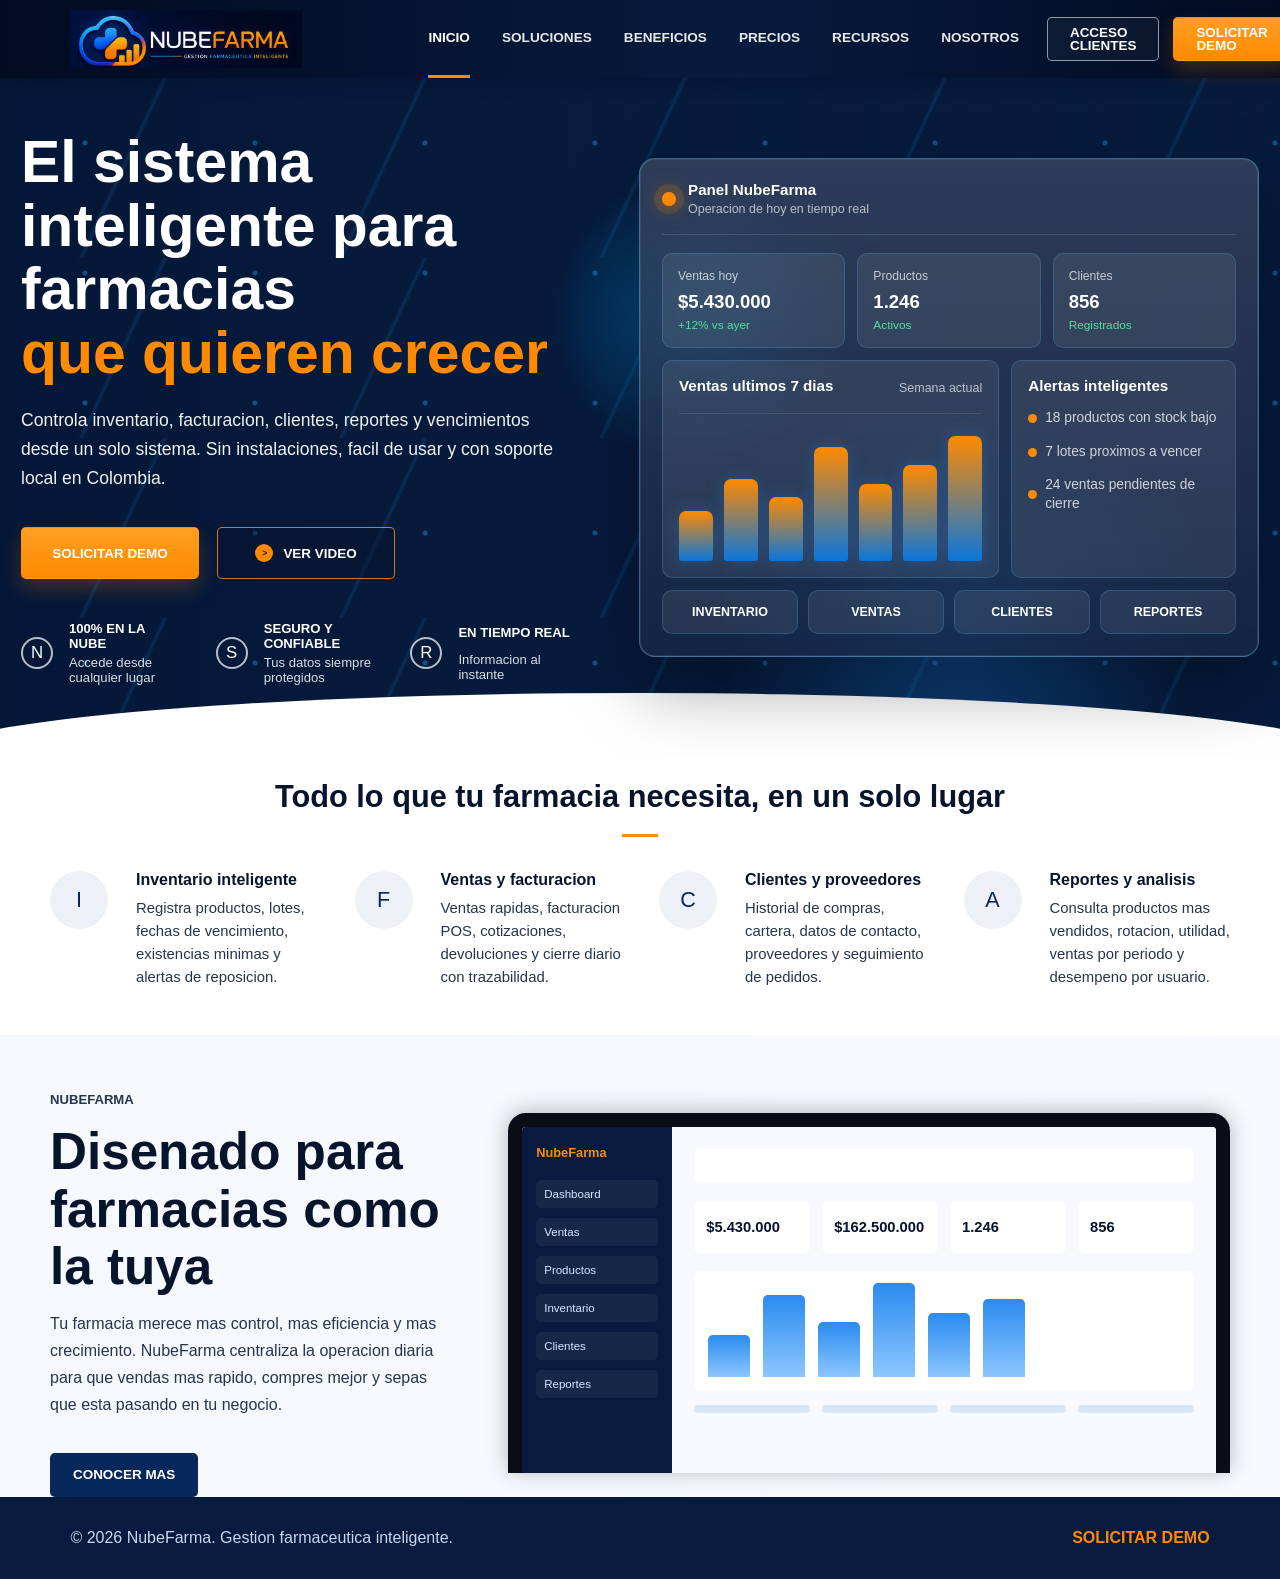
<file: index.html>
<!DOCTYPE html>
<html lang="es">
  <head>
    <meta charset="UTF-8" />
    <meta name="viewport" content="width=device-width, initial-scale=1.0" />
    <meta
      name="description"
      content="NubeFarma es una plataforma en la nube para farmacias que quieren controlar inventario, ventas, clientes y reportes en tiempo real."
    />
    <title>NubeFarma | Gestion farmaceutica inteligente</title>
    <link rel="preconnect" href="https://images.unsplash.com" />
    <link rel="stylesheet" href="styles.css" />
  </head>
  <body>
    <header class="topbar">
      <a class="logo" href="index.html" aria-label="NubeFarma inicio">
        <img src="assets/nubefarma-logo.png" alt="NubeFarma Gestion Farmaceutica Inteligente" />
      </a>

      <button class="menu-button" type="button" aria-expanded="false" aria-controls="site-menu">
        <span></span><span></span><span></span>
      </button>

      <nav class="site-menu" id="site-menu" aria-label="Navegacion principal">
        <a href="index.html" data-page="index">Inicio</a>
        <a href="soluciones.html" data-page="soluciones">Soluciones</a>
        <a href="beneficios.html" data-page="beneficios">Beneficios</a>
        <a href="precios.html" data-page="precios">Precios</a>
        <a href="recursos.html" data-page="recursos">Recursos</a>
        <a href="nosotros.html" data-page="nosotros">Nosotros</a>
      </nav>

      <div class="header-actions">
        <a class="btn btn-ghost" href="login.html">Acceso clientes</a>
        <a class="btn btn-orange" href="demo.html">Solicitar demo</a>
      </div>
    </header>

    <main>
      <section class="hero">
        <div class="hero-bg"></div>
        <div class="hero-inner">
          <div class="hero-copy">
            <h1>El sistema inteligente para farmacias <span>que quieren crecer</span></h1>
            <p>
              Controla inventario, facturacion, clientes, reportes y vencimientos desde un solo sistema.
              Sin instalaciones, facil de usar y con soporte local en Colombia.
            </p>
            <div class="hero-actions">
              <a class="btn btn-orange btn-large" href="demo.html">Solicitar demo</a>
              <a class="btn btn-video btn-large" href="recursos.html">
                <span class="play-dot">></span>
                Ver video
              </a>
            </div>
            <div class="hero-trust">
              <div><span class="line-icon">N</span><strong>100% en la nube</strong><small>Accede desde cualquier lugar</small></div>
              <div><span class="line-icon">S</span><strong>Seguro y confiable</strong><small>Tus datos siempre protegidos</small></div>
              <div><span class="line-icon">R</span><strong>En tiempo real</strong><small>Informacion al instante</small></div>
            </div>
          </div>

          <div class="hero-visual" aria-label="Vista previa del panel NubeFarma">
            <div class="hero-dashboard">
              <div class="dashboard-top">
                <span class="status-dot"></span>
                <div>
                  <strong>Panel NubeFarma</strong>
                  <small>Operacion de hoy en tiempo real</small>
                </div>
              </div>
              <div class="dashboard-metrics">
                <article><span>Ventas hoy</span><strong>$5.430.000</strong><small>+12% vs ayer</small></article>
                <article><span>Productos</span><strong>1.246</strong><small>Activos</small></article>
                <article><span>Clientes</span><strong>856</strong><small>Registrados</small></article>
              </div>
              <div class="dashboard-body">
                <div class="sales-chart">
                  <div class="chart-head"><strong>Ventas ultimos 7 dias</strong><span>Semana actual</span></div>
                  <div class="bars"><i></i><i></i><i></i><i></i><i></i><i></i><i></i></div>
                </div>
                <div class="alert-list">
                  <strong>Alertas inteligentes</strong>
                  <p><span></span> 18 productos con stock bajo</p>
                  <p><span></span> 7 lotes proximos a vencer</p>
                  <p><span></span> 24 ventas pendientes de cierre</p>
                </div>
              </div>
              <div class="dashboard-modules">
                <span>Inventario</span><span>Ventas</span><span>Clientes</span><span>Reportes</span>
              </div>
            </div>
          </div>
        </div>
      </section>

      <section class="solution-strip">
        <div class="section-title">
          <h2>Todo lo que tu farmacia necesita, en un solo lugar</h2>
          <span></span>
        </div>
        <div class="mini-features">
          <article>
            <span class="circle-icon">I</span>
            <div>
              <h3>Inventario inteligente</h3>
              <p>Registra productos, lotes, fechas de vencimiento, existencias minimas y alertas de reposicion.</p>
            </div>
          </article>
          <article>
            <span class="circle-icon">F</span>
            <div>
              <h3>Ventas y facturacion</h3>
              <p>Ventas rapidas, facturacion POS, cotizaciones, devoluciones y cierre diario con trazabilidad.</p>
            </div>
          </article>
          <article>
            <span class="circle-icon">C</span>
            <div>
              <h3>Clientes y proveedores</h3>
              <p>Historial de compras, cartera, datos de contacto, proveedores y seguimiento de pedidos.</p>
            </div>
          </article>
          <article>
            <span class="circle-icon">A</span>
            <div>
              <h3>Reportes y analisis</h3>
              <p>Consulta productos mas vendidos, rotacion, utilidad, ventas por periodo y desempeno por usuario.</p>
            </div>
          </article>
        </div>
      </section>

      <section class="showcase">
        <div class="showcase-copy">
          <p class="kicker">NUBEFARMA</p>
          <h2>Disenado para farmacias como la tuya</h2>
          <p>
            Tu farmacia merece mas control, mas eficiencia y mas crecimiento. NubeFarma centraliza la
            operacion diaria para que vendas mas rapido, compres mejor y sepas que esta pasando en tu negocio.
          </p>
          <a class="btn btn-blue" href="nosotros.html">Conocer mas</a>
        </div>
        <div class="laptop">
          <div class="screen">
            <aside>
              <div class="mini-logo">NubeFarma</div>
              <span>Dashboard</span><span>Ventas</span><span>Productos</span><span>Inventario</span><span>Clientes</span><span>Reportes</span>
            </aside>
            <section>
              <div class="dash-top"></div>
              <div class="metrics"><b>$5.430.000</b><b>$162.500.000</b><b>1.246</b><b>856</b></div>
              <div class="chart"><i></i><i></i><i></i><i></i><i></i><i></i></div>
              <div class="list"><span></span><span></span><span></span><span></span></div>
            </section>
          </div>
        </div>
      </section>
    </main>

    <footer class="footer">
      <p>&copy; <span id="year"></span> NubeFarma. Gestion farmaceutica inteligente.</p>
      <a href="demo.html">Solicitar demo</a>
    </footer>

    <script src="app.js"></script>
  </body>
</html>
</file>
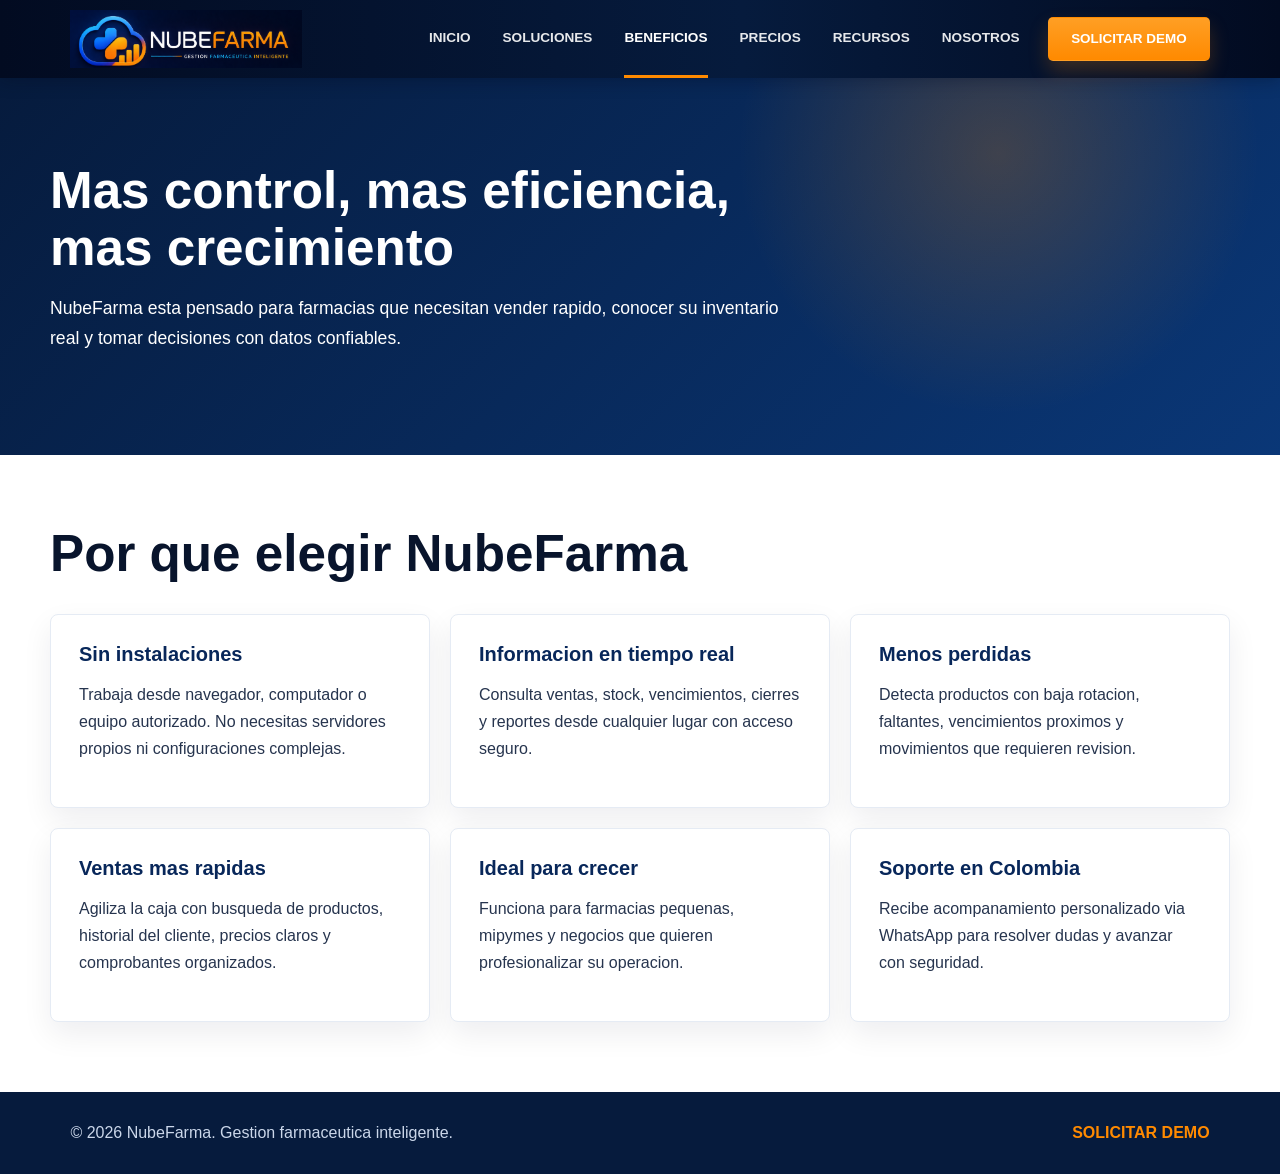
<file: beneficios.html>
<!DOCTYPE html>
<html lang="es">
  <head>
    <meta charset="UTF-8" />
    <meta name="viewport" content="width=device-width, initial-scale=1.0" />
    <title>Beneficios | NubeFarma</title>
    <link rel="stylesheet" href="styles.css" />
  </head>
  <body>
    <header class="topbar">
      <a class="logo" href="index.html" aria-label="NubeFarma inicio"><img src="assets/nubefarma-logo.png" alt="NubeFarma Gestion Farmaceutica Inteligente" /></a>
      <button class="menu-button" type="button" aria-expanded="false" aria-controls="site-menu"><span></span><span></span><span></span></button>
      <nav class="site-menu" id="site-menu" aria-label="Navegacion principal"><a href="index.html" data-page="index">Inicio</a><a href="soluciones.html" data-page="soluciones">Soluciones</a><a href="beneficios.html" data-page="beneficios">Beneficios</a><a href="precios.html" data-page="precios">Precios</a><a href="recursos.html" data-page="recursos">Recursos</a><a href="nosotros.html" data-page="nosotros">Nosotros</a></nav>
      <div class="header-actions"><a class="btn btn-orange" href="demo.html">Solicitar demo</a></div>
    </header>
    <main>
      <section class="page-hero">
        <h1>Mas control, mas eficiencia, mas crecimiento</h1>
        <p>NubeFarma esta pensado para farmacias que necesitan vender rapido, conocer su inventario real y tomar decisiones con datos confiables.</p>
      </section>
      <section class="content-section">
        <h2>Por que elegir NubeFarma</h2>
        <div class="card-grid">
          <article class="page-card"><h3>Sin instalaciones</h3><p>Trabaja desde navegador, computador o equipo autorizado. No necesitas servidores propios ni configuraciones complejas.</p></article>
          <article class="page-card"><h3>Informacion en tiempo real</h3><p>Consulta ventas, stock, vencimientos, cierres y reportes desde cualquier lugar con acceso seguro.</p></article>
          <article class="page-card"><h3>Menos perdidas</h3><p>Detecta productos con baja rotacion, faltantes, vencimientos proximos y movimientos que requieren revision.</p></article>
          <article class="page-card"><h3>Ventas mas rapidas</h3><p>Agiliza la caja con busqueda de productos, historial del cliente, precios claros y comprobantes organizados.</p></article>
          <article class="page-card"><h3>Ideal para crecer</h3><p>Funciona para farmacias pequenas, mipymes y negocios que quieren profesionalizar su operacion.</p></article>
          <article class="page-card"><h3>Soporte en Colombia</h3><p>Recibe acompanamiento personalizado via WhatsApp para resolver dudas y avanzar con seguridad.</p></article>
        </div>
      </section>
    </main>
    <footer class="footer"><p>&copy; <span id="year"></span> NubeFarma. Gestion farmaceutica inteligente.</p><a href="demo.html">Solicitar demo</a></footer>
    <script src="app.js"></script>
  </body>
</html>
</file>
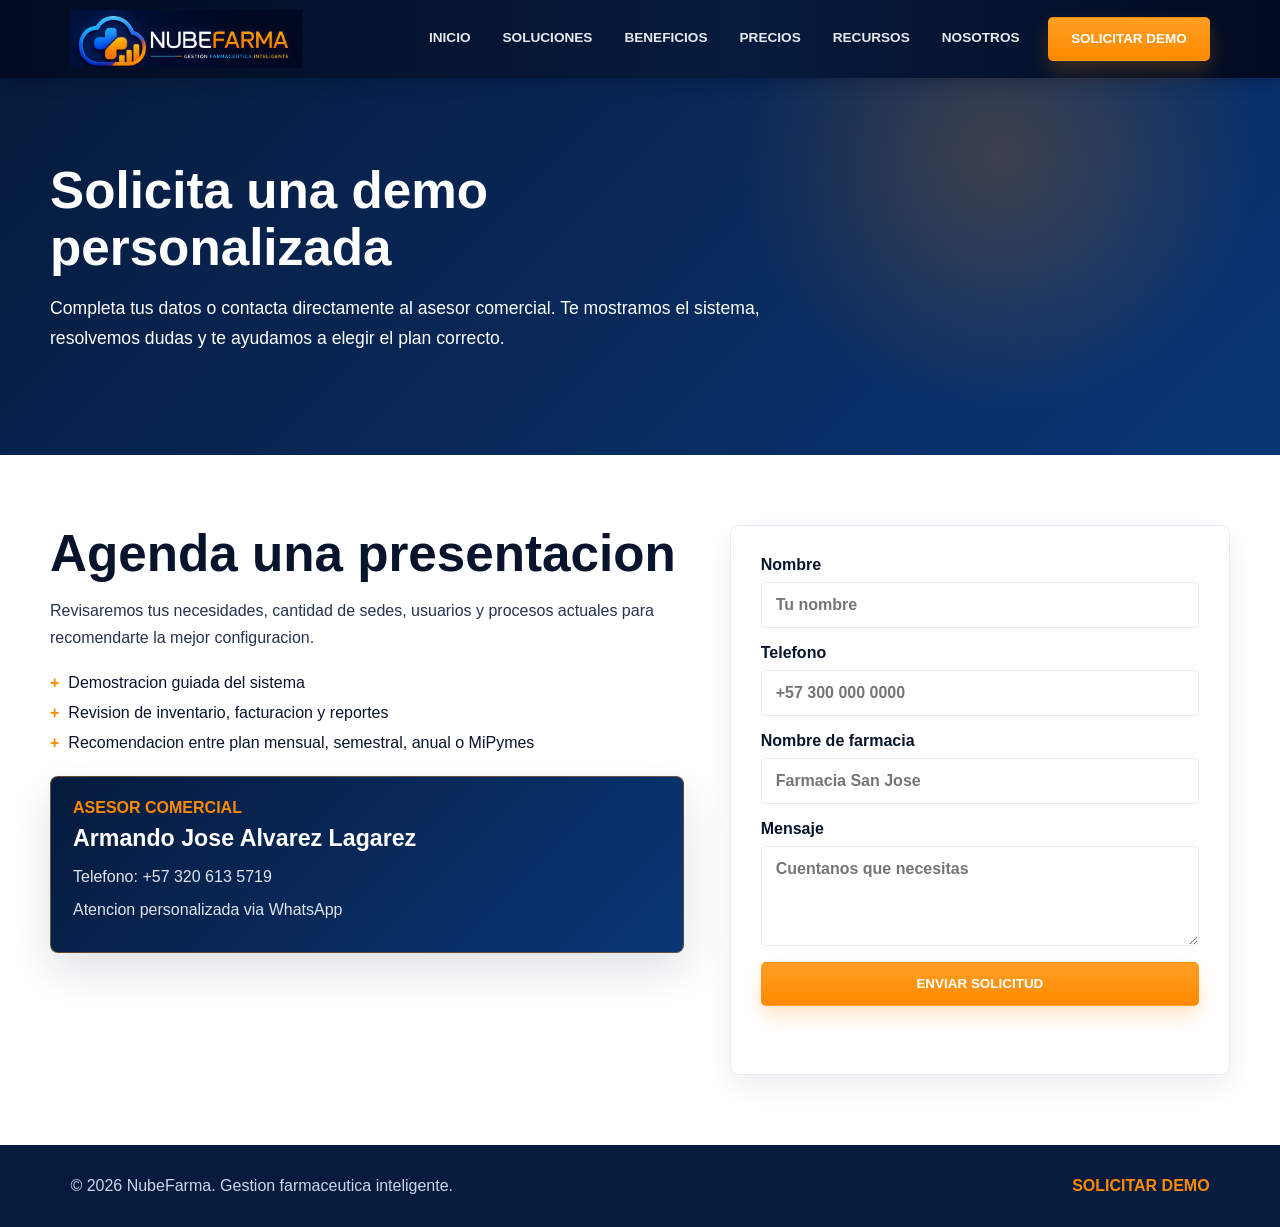
<file: demo.html>
<!DOCTYPE html>
<html lang="es">
  <head>
    <meta charset="UTF-8" />
    <meta name="viewport" content="width=device-width, initial-scale=1.0" />
    <title>Solicitar demo | NubeFarma</title>
    <link rel="stylesheet" href="styles.css" />
  </head>
  <body>
    <header class="topbar">
      <a class="logo" href="index.html" aria-label="NubeFarma inicio"><img src="assets/nubefarma-logo.png" alt="NubeFarma Gestion Farmaceutica Inteligente" /></a>
      <button class="menu-button" type="button" aria-expanded="false" aria-controls="site-menu"><span></span><span></span><span></span></button>
      <nav class="site-menu" id="site-menu" aria-label="Navegacion principal"><a href="index.html" data-page="index">Inicio</a><a href="soluciones.html" data-page="soluciones">Soluciones</a><a href="beneficios.html" data-page="beneficios">Beneficios</a><a href="precios.html" data-page="precios">Precios</a><a href="recursos.html" data-page="recursos">Recursos</a><a href="nosotros.html" data-page="nosotros">Nosotros</a></nav>
      <div class="header-actions"><a class="btn btn-orange" href="demo.html">Solicitar demo</a></div>
    </header>
    <main>
      <section class="page-hero">
        <h1>Solicita una demo personalizada</h1>
        <p>Completa tus datos o contacta directamente al asesor comercial. Te mostramos el sistema, resolvemos dudas y te ayudamos a elegir el plan correcto.</p>
      </section>
      <section class="content-section split">
        <div>
          <h2>Agenda una presentacion</h2>
          <p>Revisaremos tus necesidades, cantidad de sedes, usuarios y procesos actuales para recomendarte la mejor configuracion.</p>
          <ul class="check-list"><li>Demostracion guiada del sistema</li><li>Revision de inventario, facturacion y reportes</li><li>Recomendacion entre plan mensual, semestral, anual o MiPymes</li></ul>
          <div class="contact-card">
            <strong>Asesor comercial</strong>
            <h3>Armando Jose Alvarez Lagarez</h3>
            <p>Telefono: +57 320 613 5719</p>
            <p>Atencion personalizada via WhatsApp</p>
          </div>
        </div>
        <form class="form-panel" data-form>
          <label>Nombre<input type="text" name="nombre" placeholder="Tu nombre" required /></label>
          <label>Telefono<input type="tel" name="telefono" placeholder="+57 300 000 0000" required /></label>
          <label>Nombre de farmacia<input type="text" name="farmacia" placeholder="Farmacia San Jose" /></label>
          <label>Mensaje<textarea name="mensaje" rows="4" placeholder="Cuentanos que necesitas"></textarea></label>
          <button class="btn btn-orange" type="submit">Enviar solicitud</button>
          <p class="form-note" role="status"></p>
        </form>
      </section>
    </main>
    <footer class="footer"><p>&copy; <span id="year"></span> NubeFarma. Gestion farmaceutica inteligente.</p><a href="demo.html">Solicitar demo</a></footer>
    <script src="app.js"></script>
  </body>
</html>
</file>
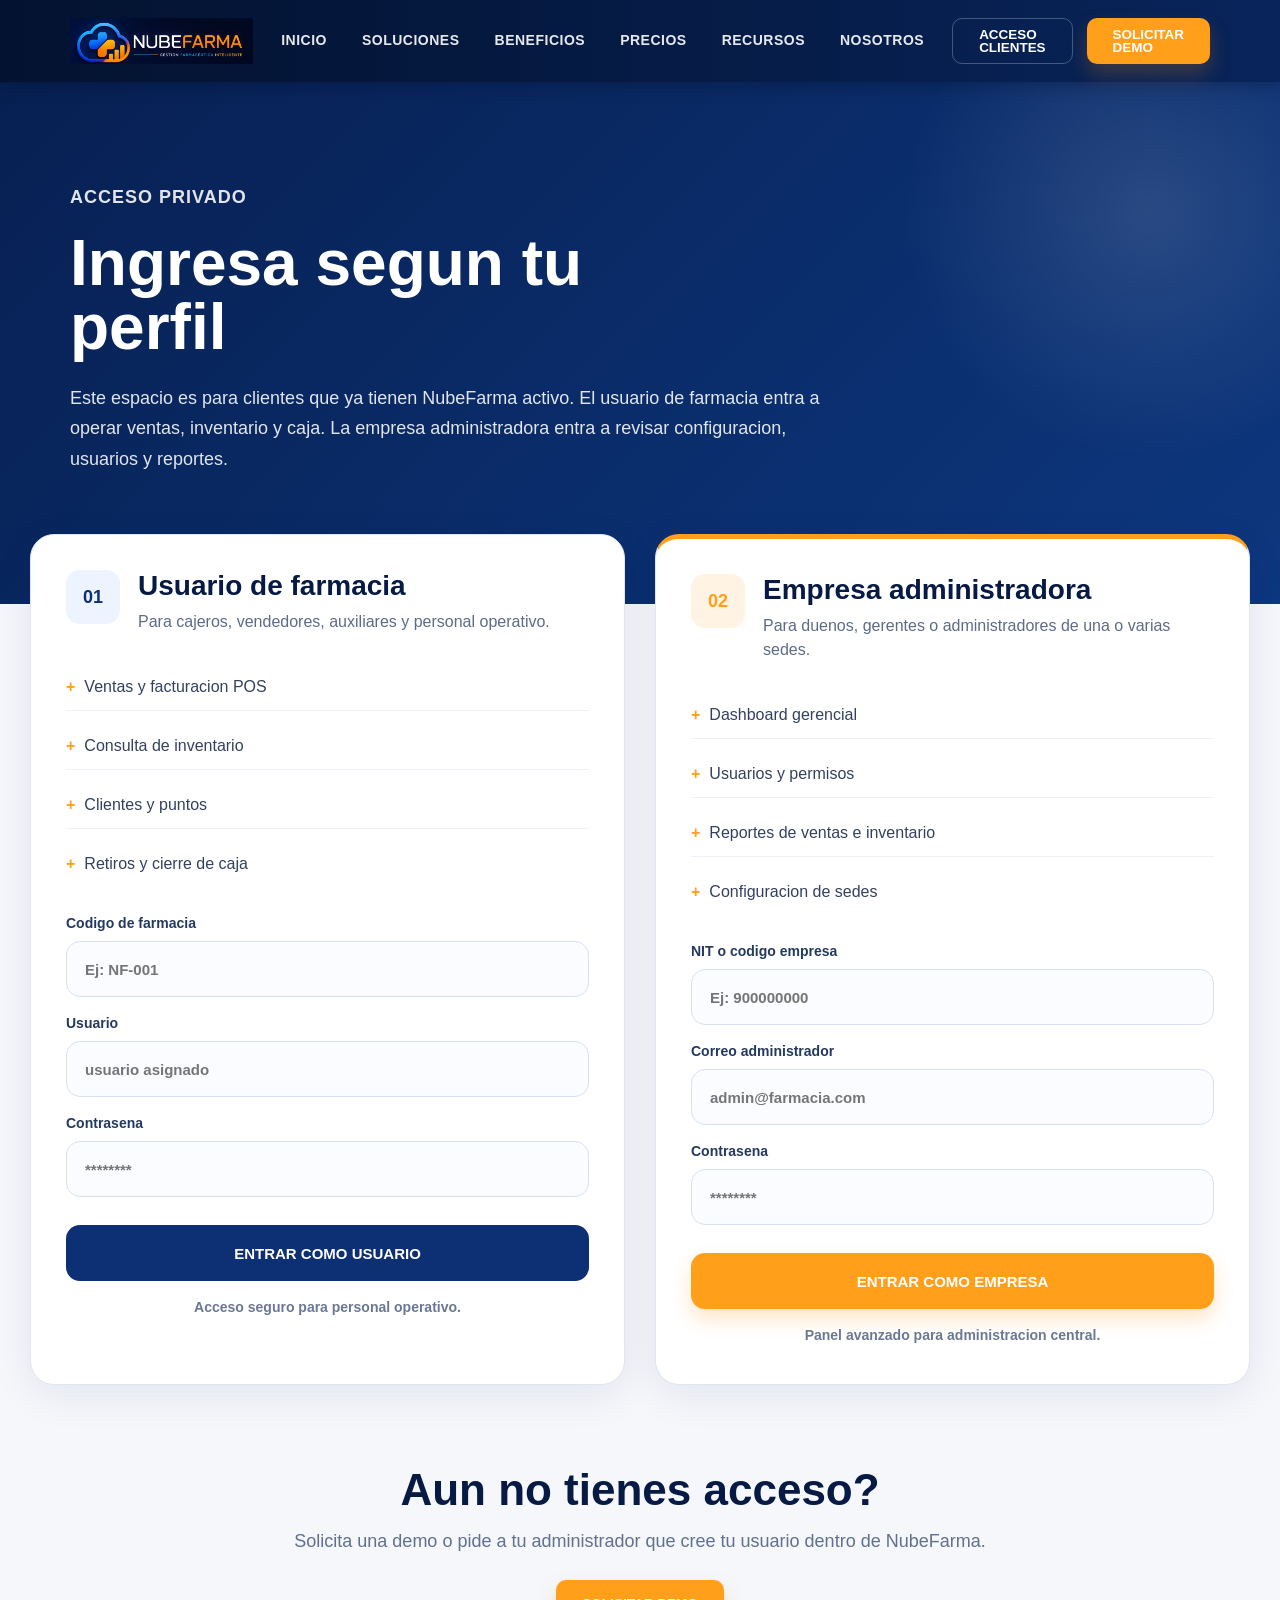
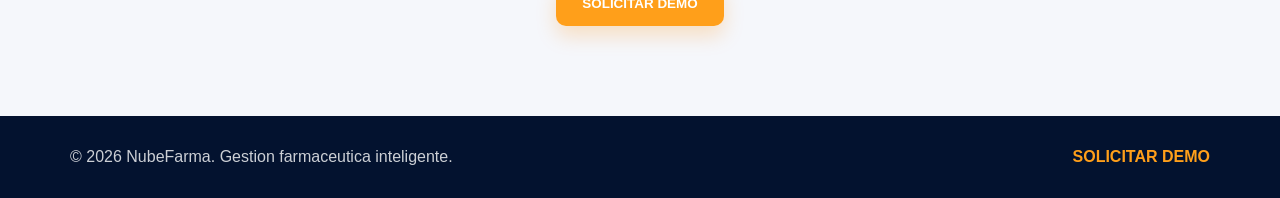
<file: login.html>
<!DOCTYPE html>
<html lang="es">
  <head>
    <meta charset="UTF-8" />
    <meta name="viewport" content="width=device-width, initial-scale=1.0" />
    <title>Acceso clientes | NubeFarma</title>
    <link rel="stylesheet" href="styles.css" />

    <style>
      :root {
        --blue-dark: #061a44;
        --blue-main: #0d2f73;
        --blue-soft: #123d91;
        --orange: #ff9f1a;
        --white: #ffffff;
        --gray-bg: #f5f7fb;
        --gray-border: #dfe5f2;
        --text: #10213f;
      }

      * {
        margin: 0;
        padding: 0;
        box-sizing: border-box;
      }

      body {
        font-family: "Segoe UI", sans-serif;
        background: var(--gray-bg);
        color: var(--text);
      }

      a {
        text-decoration: none;
      }

      /* HEADER */

      .topbar {
        width: 100%;
        height: 82px;
        background: linear-gradient(90deg, #03122f, #08245a);
        display: flex;
        align-items: center;
        justify-content: space-between;
        padding: 0 70px;
        position: sticky;
        top: 0;
        z-index: 1000;
      }

      .logo img {
        height: 48px;
      }

      .site-menu {
        display: flex;
        gap: 35px;
      }

      .site-menu a {
        color: rgba(255,255,255,.9);
        font-size: 14px;
        font-weight: 600;
        text-transform: uppercase;
        letter-spacing: .5px;
        transition: .3s;
      }

      .site-menu a:hover,
      .site-menu a.active {
        color: var(--orange);
      }

      .header-actions {
        display: flex;
        gap: 14px;
      }

      .btn {
        height: 46px;
        padding: 0 26px;
        border-radius: 10px;
        display: inline-flex;
        align-items: center;
        justify-content: center;
        font-weight: 700;
        transition: .3s;
        cursor: pointer;
        border: none;
      }

      .btn-ghost {
        border: 1px solid rgba(255,255,255,.25);
        color: white;
        background: transparent;
      }

      .btn-ghost:hover {
        background: rgba(255,255,255,.08);
      }

      .btn-orange {
        background: var(--orange);
        color: white;
      }

      .btn-orange:hover {
        transform: translateY(-2px);
      }

      .btn-blue {
        background: var(--blue-main);
        color: white;
      }

      .btn-blue:hover {
        background: var(--blue-soft);
      }

      /* HERO */

      .access-page {
        min-height: 100vh;
      }

      .access-hero {
        background: linear-gradient(135deg, #072052, #0d377f);
        padding: 100px 70px 130px;
        color: white;
        position: relative;
        overflow: hidden;
      }

      .access-hero::before {
        content: "";
        width: 500px;
        height: 500px;
        background: radial-gradient(circle, rgba(255,255,255,.12), transparent 70%);
        position: absolute;
        right: -120px;
        top: -120px;
      }

      .kicker {
        color: var(--orange);
        font-weight: 700;
        text-transform: uppercase;
        letter-spacing: 1px;
        margin-bottom: 18px;
      }

      .access-hero h1 {
        font-size: 64px;
        line-height: 1;
        margin-bottom: 24px;
        max-width: 650px;
      }

      .access-hero p {
        max-width: 760px;
        font-size: 18px;
        line-height: 1.7;
        color: rgba(255,255,255,.88);
      }

      /* CARDS */

      .access-grid {
        width: 100%;
        max-width: 1300px;
        margin: -70px auto 80px;
        padding: 0 30px;
        display: grid;
        grid-template-columns: repeat(auto-fit, minmax(340px, 1fr));
        gap: 30px;
        position: relative;
        z-index: 2;
      }

      .access-card {
        background: white;
        border-radius: 24px;
        padding: 35px;
        border: 1px solid var(--gray-border);
        box-shadow: 0 10px 40px rgba(5, 27, 75, 0.08);
        transition: .35s;
      }

      .access-card:hover {
        transform: translateY(-6px);
      }

      .company {
        border-top: 5px solid var(--orange);
      }

      .access-card-head {
        display: flex;
        align-items: flex-start;
        gap: 18px;
        margin-bottom: 30px;
      }

      .access-card-head span {
        min-width: 54px;
        height: 54px;
        border-radius: 14px;
        background: #edf3ff;
        color: var(--blue-main);
        display: flex;
        align-items: center;
        justify-content: center;
        font-size: 18px;
        font-weight: 800;
      }

      .company .access-card-head span {
        background: rgba(255, 159, 26, .12);
        color: var(--orange);
      }

      .access-card h2 {
        font-size: 28px;
        margin-bottom: 8px;
        color: var(--blue-dark);
      }

      .access-card-head p {
        color: #5d6b87;
        line-height: 1.5;
      }

      /* LIST */

      .check-list {
        list-style: none;
        margin-bottom: 28px;
      }

      .check-list li {
        padding: 14px 0;
        border-bottom: 1px solid #eef2f8;
        color: #33415f;
        font-weight: 500;
      }

      .check-list li:last-child {
        border-bottom: none;
      }

      /* FORM */

      .access-form {
        display: flex;
        flex-direction: column;
        gap: 18px;
      }

      .access-form label {
        display: flex;
        flex-direction: column;
        gap: 10px;
        font-size: 14px;
        font-weight: 600;
        color: #24395e;
      }

      .access-form input {
        width: 100%;
        height: 56px;
        border-radius: 14px;
        border: 1px solid #d7e1f1;
        padding: 0 18px;
        font-size: 15px;
        transition: .3s;
        background: #fbfcff;
      }

      .access-form input:focus {
        outline: none;
        border-color: var(--blue-main);
        box-shadow: 0 0 0 4px rgba(13,47,115,.08);
      }

      .access-form button {
        width: 100%;
        margin-top: 10px;
        height: 56px;
        border-radius: 14px;
        font-size: 15px;
      }

      .form-note {
        text-align: center;
        font-size: 14px;
        color: #6a7893;
      }

      /* HELP SECTION */

      .access-help {
        max-width: 1200px;
        margin: auto;
        padding: 0 30px 90px;
        text-align: center;
      }

      .access-help h2 {
        font-size: 44px;
        color: var(--blue-dark);
        margin-bottom: 16px;
      }

      .access-help p {
        font-size: 18px;
        color: #60708d;
        margin-bottom: 28px;
      }

      /* FOOTER */

      .footer {
        background: #03122f;
        color: rgba(255,255,255,.8);
        padding: 24px 70px;
        display: flex;
        justify-content: space-between;
        align-items: center;
      }

      .footer a {
        color: var(--orange);
        font-weight: 700;
      }

      /* MOBILE */

      .menu-button {
        display: none;
      }

      @media (max-width: 980px) {
        .topbar {
          padding: 0 20px;
        }

        .site-menu {
          display: none;
        }

        .header-actions {
          display: none;
        }

        .access-hero {
          padding: 80px 25px 120px;
        }

        .access-hero h1 {
          font-size: 44px;
        }

        .access-grid {
          margin-top: -50px;
          padding: 0 20px;
        }

        .footer {
          padding: 24px 20px;
          flex-direction: column;
          gap: 12px;
          text-align: center;
        }
      }
    </style>
  </head>

  <body>
    <header class="topbar">
      <a class="logo" href="index.html">
        <img src="assets/nubefarma-logo.png" alt="NubeFarma" />
      </a>

      <nav class="site-menu">
        <a href="index.html">Inicio</a>
        <a href="soluciones.html">Soluciones</a>
        <a href="beneficios.html">Beneficios</a>
        <a href="precios.html">Precios</a>
        <a href="recursos.html">Recursos</a>
        <a href="nosotros.html">Nosotros</a>
      </nav>

      <div class="header-actions">
        <a class="btn btn-ghost" href="login.html">Acceso clientes</a>
        <a class="btn btn-orange" href="demo.html">Solicitar demo</a>
      </div>
    </header>

    <main class="access-page">
      <section class="access-hero">
        <p class="kicker">Acceso privado</p>

        <h1>Ingresa segun tu perfil</h1>

        <p>
          Este espacio es para clientes que ya tienen NubeFarma activo.
          El usuario de farmacia entra a operar ventas, inventario y caja.
          La empresa administradora entra a revisar configuracion,
          usuarios y reportes.
        </p>
      </section>

      <section class="access-grid">
        <article class="access-card">
          <div class="access-card-head">
            <span>01</span>

            <div>
              <h2>Usuario de farmacia</h2>

              <p>
                Para cajeros, vendedores, auxiliares y personal operativo.
              </p>
            </div>
          </div>

          <ul class="check-list">
            <li>Ventas y facturacion POS</li>
            <li>Consulta de inventario</li>
            <li>Clientes y puntos</li>
            <li>Retiros y cierre de caja</li>
          </ul>

          <form class="access-form">
            <label>
              Codigo de farmacia
              <input type="text" placeholder="Ej: NF-001" />
            </label>

            <label>
              Usuario
              <input type="text" placeholder="usuario asignado" />
            </label>

            <label>
              Contrasena
              <input type="password" placeholder="********" />
            </label>

            <button class="btn btn-blue" type="submit">
              Entrar como usuario
            </button>

            <p class="form-note">
              Acceso seguro para personal operativo.
            </p>
          </form>
        </article>

        <article class="access-card company">
          <div class="access-card-head">
            <span>02</span>

            <div>
              <h2>Empresa administradora</h2>

              <p>
                Para duenos, gerentes o administradores de una o varias sedes.
              </p>
            </div>
          </div>

          <ul class="check-list">
            <li>Dashboard gerencial</li>
            <li>Usuarios y permisos</li>
            <li>Reportes de ventas e inventario</li>
            <li>Configuracion de sedes</li>
          </ul>

          <form class="access-form">
            <label>
              NIT o codigo empresa
              <input type="text" placeholder="Ej: 900000000" />
            </label>

            <label>
              Correo administrador
              <input type="email" placeholder="admin@farmacia.com" />
            </label>

            <label>
              Contrasena
              <input type="password" placeholder="********" />
            </label>

            <button class="btn btn-orange" type="submit">
              Entrar como empresa
            </button>

            <p class="form-note">
              Panel avanzado para administracion central.
            </p>
          </form>
        </article>
      </section>

      <section class="access-help">
        <h2>Aun no tienes acceso?</h2>

        <p>
          Solicita una demo o pide a tu administrador que cree tu usuario
          dentro de NubeFarma.
        </p>

        <a class="btn btn-orange" href="demo.html">
          Solicitar demo
        </a>
      </section>
    </main>

    <footer class="footer">
      <p>
        &copy; 2026 NubeFarma. Gestion farmaceutica inteligente.
      </p>

      <a href="demo.html">Solicitar demo</a>
    </footer>
  </body>
</html>
</file>
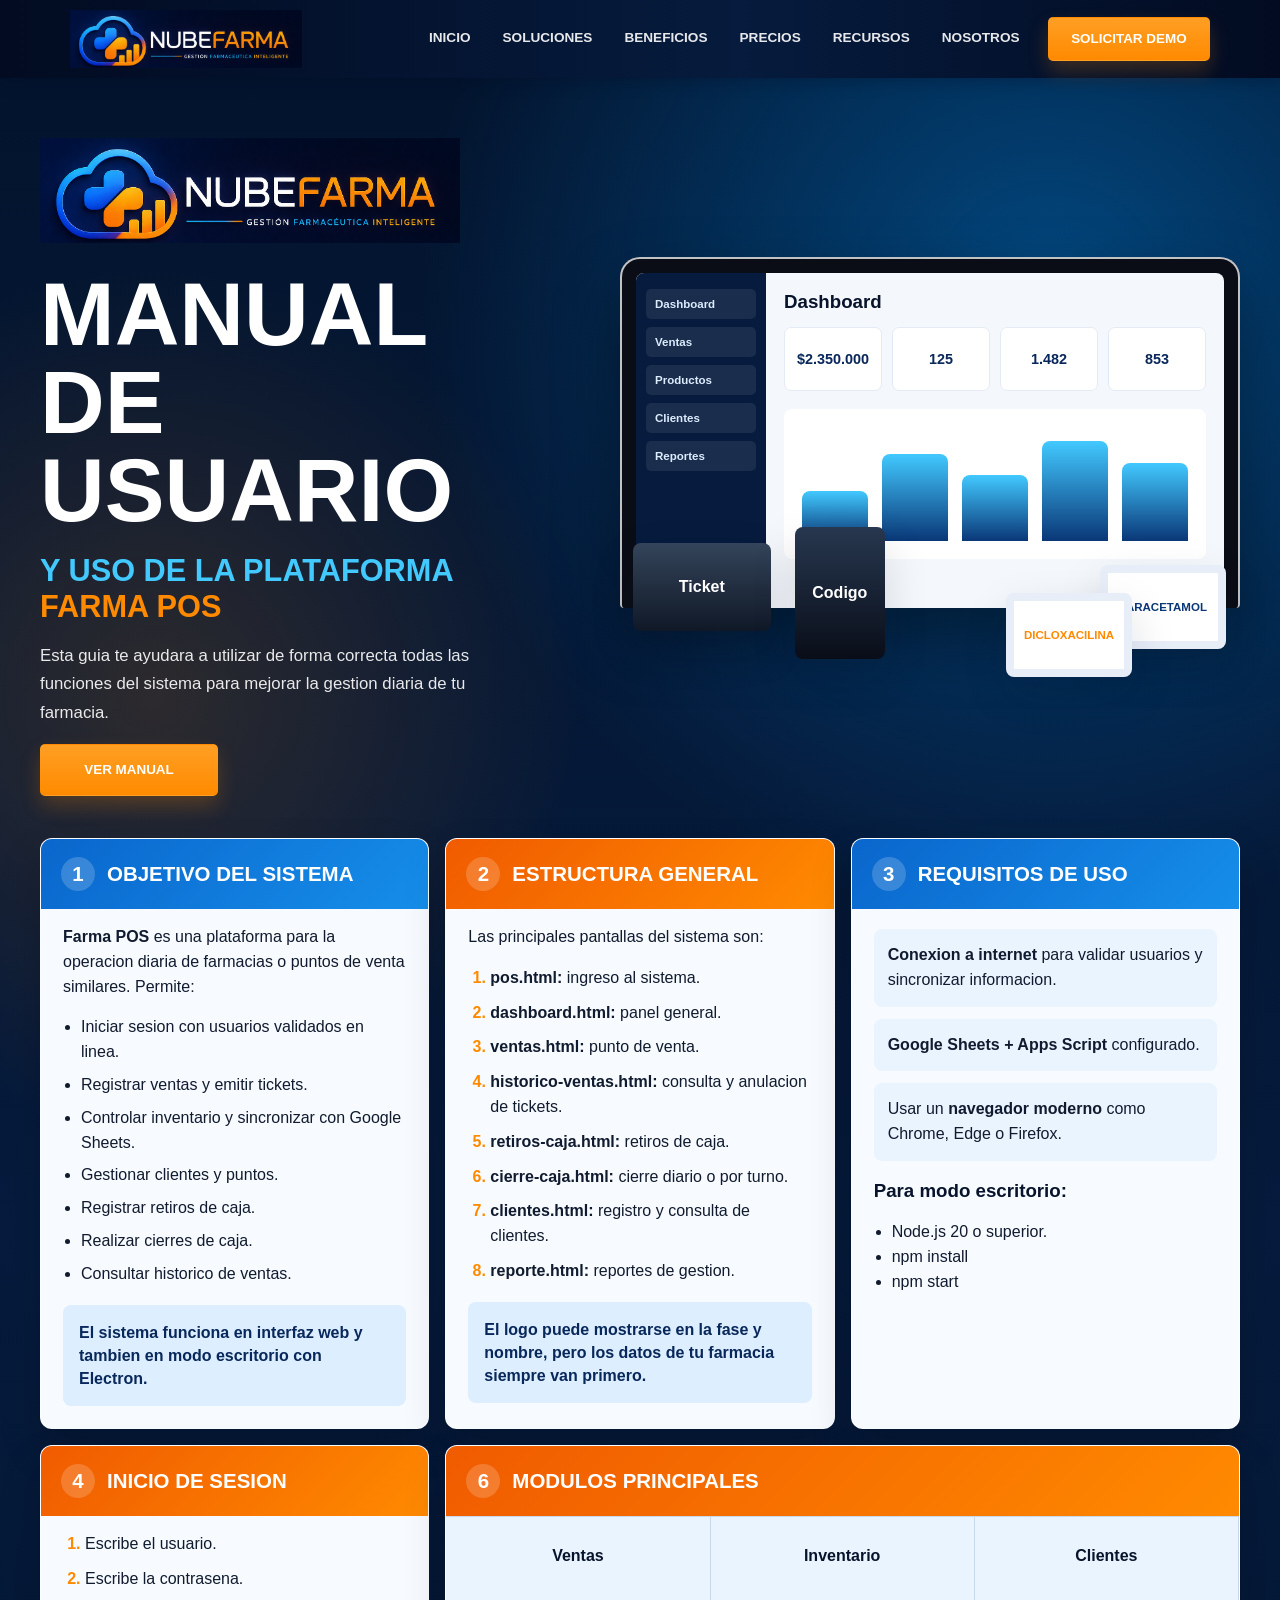
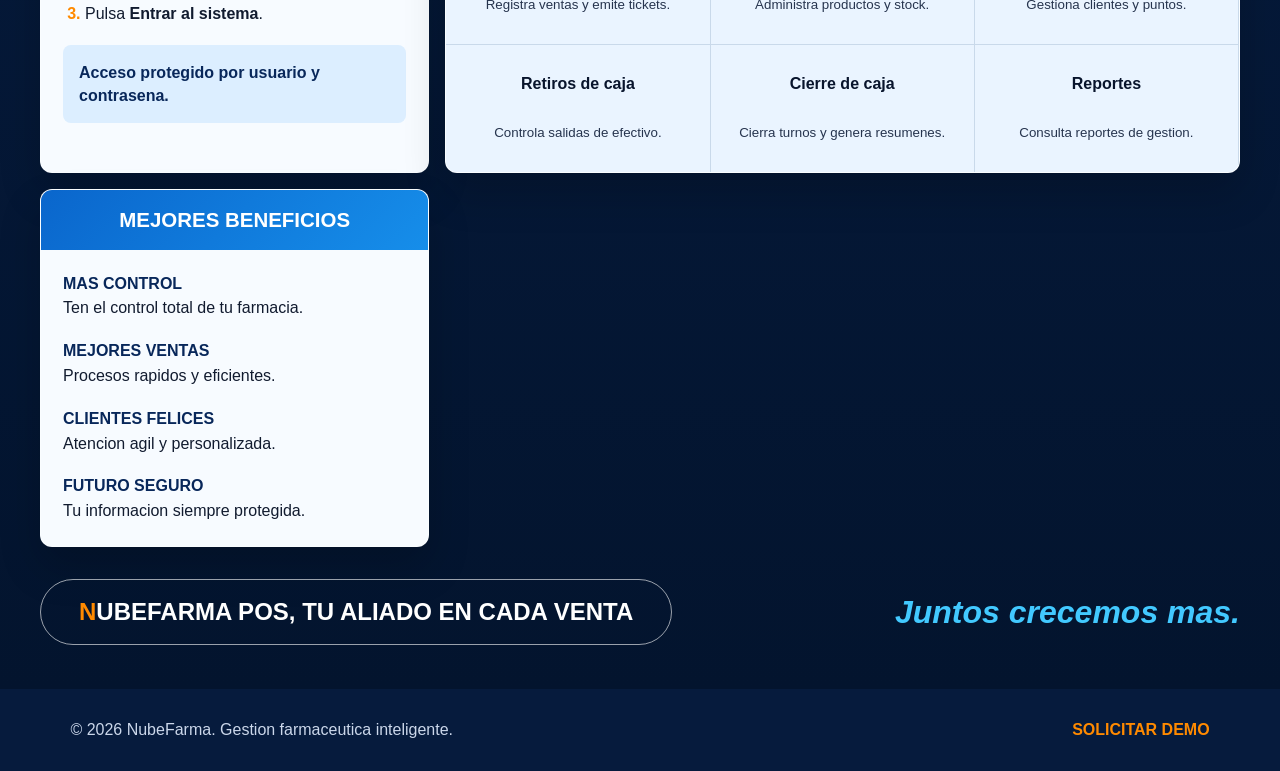
<file: manual.html>
<!DOCTYPE html>
<html lang="es">
  <head>
    <meta charset="UTF-8" />
    <meta name="viewport" content="width=device-width, initial-scale=1.0" />
    <title>Manual de Usuario | NubeFarma POS</title>
    <link rel="stylesheet" href="styles.css" />
  </head>
  <body>
    <header class="topbar">
      <a class="logo" href="index.html" aria-label="NubeFarma inicio"><img src="assets/nubefarma-logo.png" alt="NubeFarma Gestion Farmaceutica Inteligente" /></a>
      <button class="menu-button" type="button" aria-expanded="false" aria-controls="site-menu"><span></span><span></span><span></span></button>
      <nav class="site-menu" id="site-menu" aria-label="Navegacion principal"><a href="index.html" data-page="index">Inicio</a><a href="soluciones.html" data-page="soluciones">Soluciones</a><a href="beneficios.html" data-page="beneficios">Beneficios</a><a href="precios.html" data-page="precios">Precios</a><a href="recursos.html" data-page="recursos">Recursos</a><a href="nosotros.html" data-page="nosotros">Nosotros</a></nav>
      <div class="header-actions"><a class="btn btn-orange" href="demo.html">Solicitar demo</a></div>
    </header>

    <main class="manual-page">
      <section class="manual-hero">
        <div class="manual-hero-copy">
          <img src="assets/nubefarma-logo.png" alt="NubeFarma" />
          <h1>Manual de Usuario</h1>
          <p class="manual-subtitle">Y uso de la plataforma <strong>Farma POS</strong></p>
          <p>
            Esta guia te ayudara a utilizar de forma correcta todas las funciones del sistema para mejorar
            la gestion diaria de tu farmacia.
          </p>
          <a class="btn btn-orange btn-large" href="#contenido-manual">Ver manual</a>
        </div>
        <div class="manual-hero-visual" aria-label="Equipos y panel de Farma POS">
          <div class="manual-laptop">
            <div class="manual-screen">
              <aside><span>Dashboard</span><span>Ventas</span><span>Productos</span><span>Clientes</span><span>Reportes</span></aside>
              <section>
                <h3>Dashboard</h3>
                <div class="manual-kpis"><b>$2.350.000</b><b>125</b><b>1.482</b><b>853</b></div>
                <div class="manual-mini-chart"><i></i><i></i><i></i><i></i><i></i></div>
              </section>
            </div>
          </div>
          <div class="manual-device printer">Ticket</div>
          <div class="manual-device scanner">Codigo</div>
          <div class="manual-medicine med-a">Paracetamol</div>
          <div class="manual-medicine med-b">Dicloxacilina</div>
        </div>
      </section>

      <section class="manual-grid" id="contenido-manual">
        <article class="manual-card blue">
          <h2><span>1</span> Objetivo del sistema</h2>
          <p><strong>Farma POS</strong> es una plataforma para la operacion diaria de farmacias o puntos de venta similares. Permite:</p>
          <ul class="manual-checks">
            <li>Iniciar sesion con usuarios validados en linea.</li>
            <li>Registrar ventas y emitir tickets.</li>
            <li>Controlar inventario y sincronizar con Google Sheets.</li>
            <li>Gestionar clientes y puntos.</li>
            <li>Registrar retiros de caja.</li>
            <li>Realizar cierres de caja.</li>
            <li>Consultar historico de ventas.</li>
          </ul>
          <div class="manual-note">El sistema funciona en interfaz web y tambien en modo escritorio con Electron.</div>
        </article>

        <article class="manual-card orange">
          <h2><span>2</span> Estructura general</h2>
          <p>Las principales pantallas del sistema son:</p>
          <ol class="manual-steps">
            <li><strong>pos.html:</strong> ingreso al sistema.</li>
            <li><strong>dashboard.html:</strong> panel general.</li>
            <li><strong>ventas.html:</strong> punto de venta.</li>
            <li><strong>historico-ventas.html:</strong> consulta y anulacion de tickets.</li>
            <li><strong>retiros-caja.html:</strong> retiros de caja.</li>
            <li><strong>cierre-caja.html:</strong> cierre diario o por turno.</li>
            <li><strong>clientes.html:</strong> registro y consulta de clientes.</li>
            <li><strong>reporte.html:</strong> reportes de gestion.</li>
          </ol>
          <div class="manual-note">El logo puede mostrarse en la fase y nombre, pero los datos de tu farmacia siempre van primero.</div>
        </article>

        <article class="manual-card blue">
          <h2><span>3</span> Requisitos de uso</h2>
          <div class="manual-requirements">
            <p><strong>Conexion a internet</strong> para validar usuarios y sincronizar informacion.</p>
            <p><strong>Google Sheets + Apps Script</strong> configurado.</p>
            <p>Usar un <strong>navegador moderno</strong> como Chrome, Edge o Firefox.</p>
          </div>
          <h3>Para modo escritorio:</h3>
          <ul>
            <li>Node.js 20 o superior.</li>
            <li>npm install</li>
            <li>npm start</li>
          </ul>
        </article>

        <article class="manual-card orange">
          <h2><span>4</span> Inicio de sesion</h2>
          <ol class="manual-steps compact">
            <li>Escribe el usuario.</li>
            <li>Escribe la contrasena.</li>
            <li>Pulsa <strong>Entrar al sistema</strong>.</li>
          </ol>
          <div class="manual-lock">Acceso protegido por usuario y contrasena.</div>
        </article>

        <article class="manual-card orange wide">
          <h2><span>6</span> Modulos principales</h2>
          <div class="manual-modules">
            <div><strong>Ventas</strong><small>Registra ventas y emite tickets.</small></div>
            <div><strong>Inventario</strong><small>Administra productos y stock.</small></div>
            <div><strong>Clientes</strong><small>Gestiona clientes y puntos.</small></div>
            <div><strong>Retiros de caja</strong><small>Controla salidas de efectivo.</small></div>
            <div><strong>Cierre de caja</strong><small>Cierra turnos y genera resumenes.</small></div>
            <div><strong>Reportes</strong><small>Consulta reportes de gestion.</small></div>
          </div>
        </article>

        <article class="manual-card benefits">
          <h2>Mejores beneficios</h2>
          <div class="benefit-list">
            <p><strong>Mas control</strong><span>Ten el control total de tu farmacia.</span></p>
            <p><strong>Mejores ventas</strong><span>Procesos rapidos y eficientes.</span></p>
            <p><strong>Clientes felices</strong><span>Atencion agil y personalizada.</span></p>
            <p><strong>Futuro seguro</strong><span>Tu informacion siempre protegida.</span></p>
          </div>
        </article>
      </section>

      <section class="manual-closing">
        <strong>NubeFarma POS, tu aliado en cada venta</strong>
        <span>Juntos crecemos mas.</span>
      </section>
    </main>

    <footer class="footer"><p>&copy; <span id="year"></span> NubeFarma. Gestion farmaceutica inteligente.</p><a href="demo.html">Solicitar demo</a></footer>
    <script src="app.js"></script>
  </body>
</html>
</file>
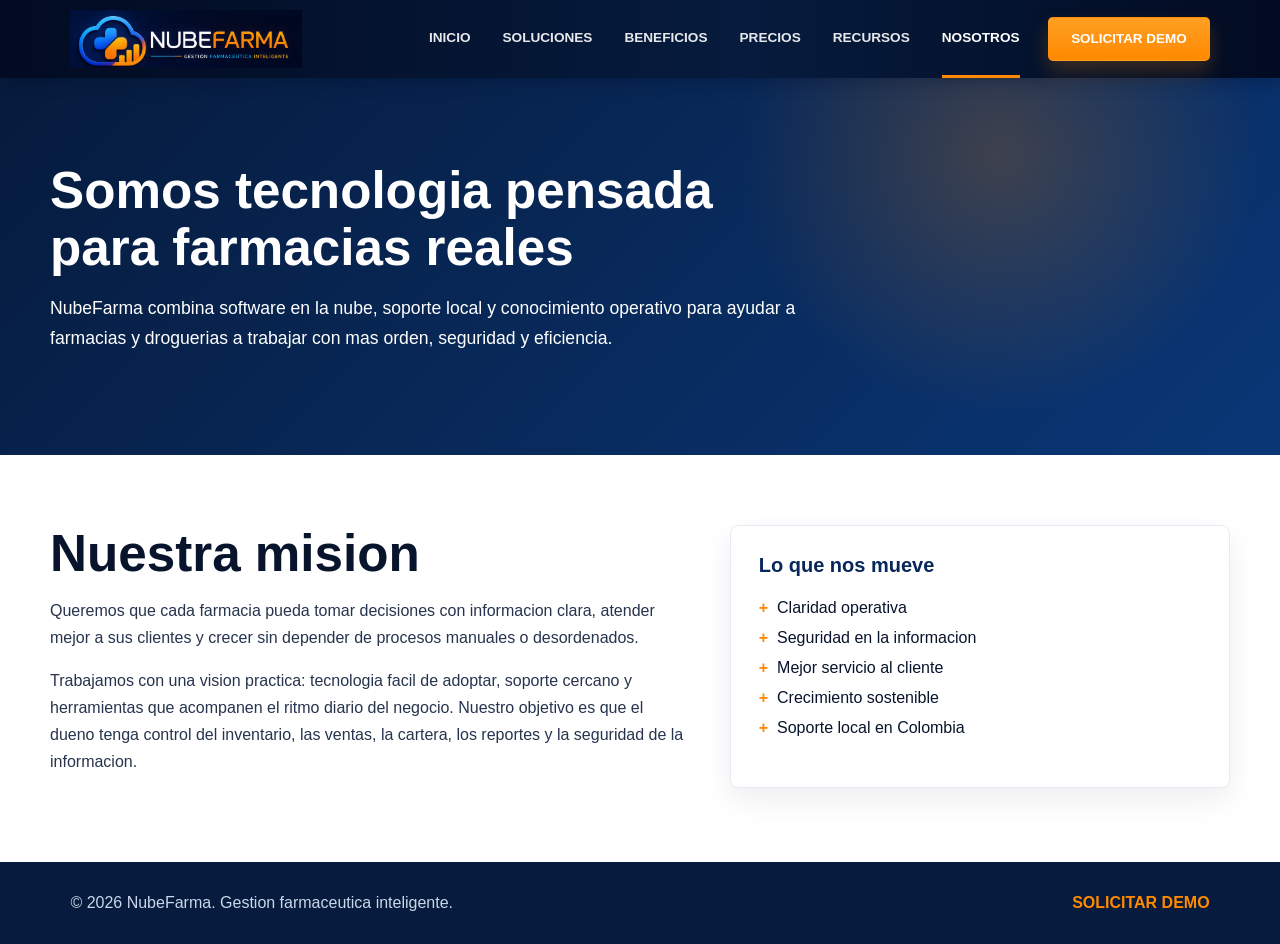
<file: nosotros.html>
<!DOCTYPE html>
<html lang="es">
  <head>
    <meta charset="UTF-8" />
    <meta name="viewport" content="width=device-width, initial-scale=1.0" />
    <title>Nosotros | NubeFarma</title>
    <link rel="stylesheet" href="styles.css" />
  </head>
  <body>
    <header class="topbar">
      <a class="logo" href="index.html" aria-label="NubeFarma inicio"><img src="assets/nubefarma-logo.png" alt="NubeFarma Gestion Farmaceutica Inteligente" /></a>
      <button class="menu-button" type="button" aria-expanded="false" aria-controls="site-menu"><span></span><span></span><span></span></button>
      <nav class="site-menu" id="site-menu" aria-label="Navegacion principal"><a href="index.html" data-page="index">Inicio</a><a href="soluciones.html" data-page="soluciones">Soluciones</a><a href="beneficios.html" data-page="beneficios">Beneficios</a><a href="precios.html" data-page="precios">Precios</a><a href="recursos.html" data-page="recursos">Recursos</a><a href="nosotros.html" data-page="nosotros">Nosotros</a></nav>
      <div class="header-actions"><a class="btn btn-orange" href="demo.html">Solicitar demo</a></div>
    </header>
    <main>
      <section class="page-hero">
        <h1>Somos tecnologia pensada para farmacias reales</h1>
        <p>NubeFarma combina software en la nube, soporte local y conocimiento operativo para ayudar a farmacias y droguerias a trabajar con mas orden, seguridad y eficiencia.</p>
      </section>
      <section class="content-section split">
        <div>
          <h2>Nuestra mision</h2>
          <p>Queremos que cada farmacia pueda tomar decisiones con informacion clara, atender mejor a sus clientes y crecer sin depender de procesos manuales o desordenados.</p>
          <p>Trabajamos con una vision practica: tecnologia facil de adoptar, soporte cercano y herramientas que acompanen el ritmo diario del negocio. Nuestro objetivo es que el dueno tenga control del inventario, las ventas, la cartera, los reportes y la seguridad de la informacion.</p>
        </div>
        <div class="page-card">
          <h3>Lo que nos mueve</h3>
          <ul class="check-list"><li>Claridad operativa</li><li>Seguridad en la informacion</li><li>Mejor servicio al cliente</li><li>Crecimiento sostenible</li><li>Soporte local en Colombia</li></ul>
        </div>
      </section>
    </main>
    <footer class="footer"><p>&copy; <span id="year"></span> NubeFarma. Gestion farmaceutica inteligente.</p><a href="demo.html">Solicitar demo</a></footer>
    <script src="app.js"></script>
  </body>
</html>
</file>
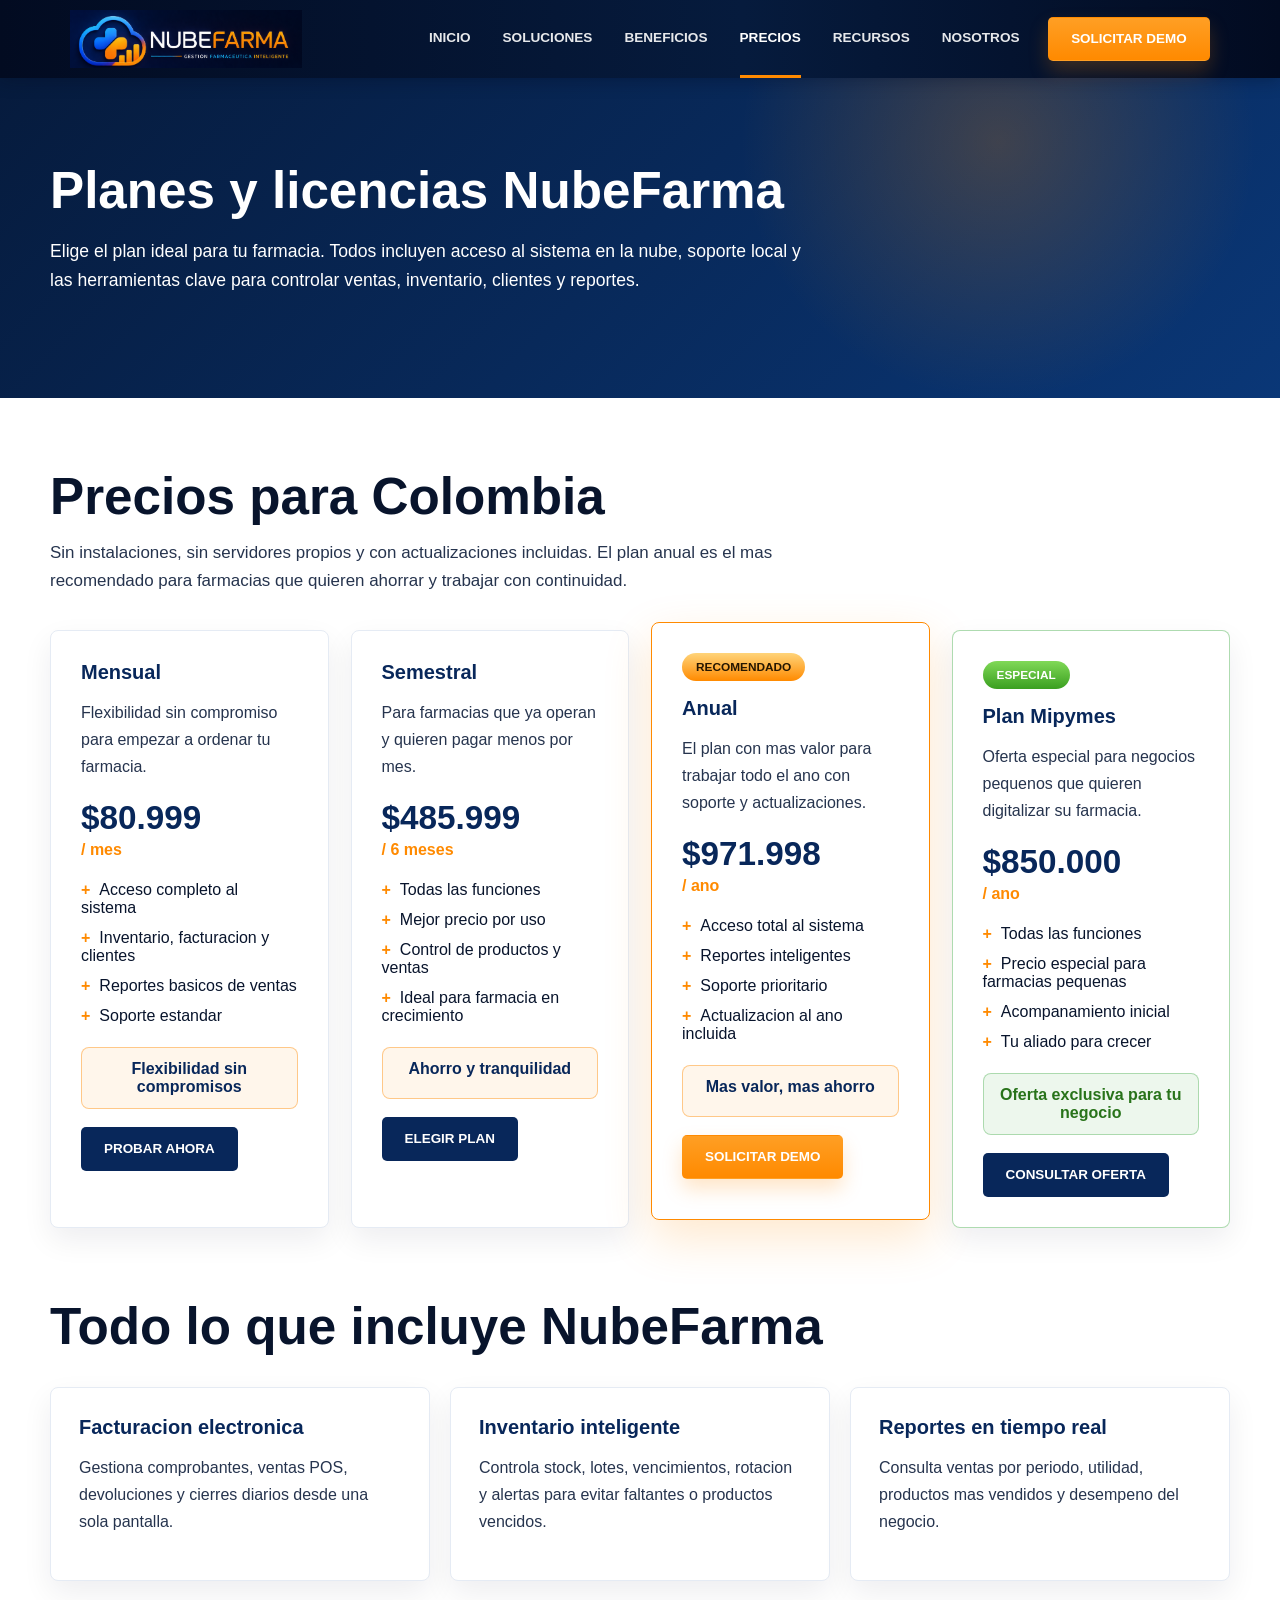
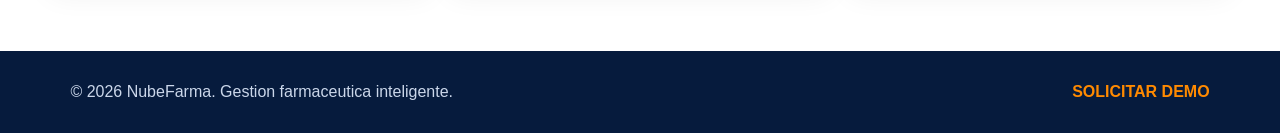
<file: precios.html>
<!DOCTYPE html>
<html lang="es">
  <head>
    <meta charset="UTF-8" />
    <meta name="viewport" content="width=device-width, initial-scale=1.0" />
    <title>Precios | NubeFarma</title>
    <link rel="stylesheet" href="styles.css" />
  </head>
  <body>
    <header class="topbar">
      <a class="logo" href="index.html" aria-label="NubeFarma inicio"><img src="assets/nubefarma-logo.png" alt="NubeFarma Gestion Farmaceutica Inteligente" /></a>
      <button class="menu-button" type="button" aria-expanded="false" aria-controls="site-menu"><span></span><span></span><span></span></button>
      <nav class="site-menu" id="site-menu" aria-label="Navegacion principal"><a href="index.html" data-page="index">Inicio</a><a href="soluciones.html" data-page="soluciones">Soluciones</a><a href="beneficios.html" data-page="beneficios">Beneficios</a><a href="precios.html" data-page="precios">Precios</a><a href="recursos.html" data-page="recursos">Recursos</a><a href="nosotros.html" data-page="nosotros">Nosotros</a></nav>
      <div class="header-actions"><a class="btn btn-orange" href="demo.html">Solicitar demo</a></div>
    </header>
    <main>
      <section class="page-hero">
        <h1>Planes y licencias NubeFarma</h1>
        <p>Elige el plan ideal para tu farmacia. Todos incluyen acceso al sistema en la nube, soporte local y las herramientas clave para controlar ventas, inventario, clientes y reportes.</p>
      </section>
      <section class="content-section">
        <h2>Precios para Colombia</h2>
        <p class="section-lead">Sin instalaciones, sin servidores propios y con actualizaciones incluidas. El plan anual es el mas recomendado para farmacias que quieren ahorrar y trabajar con continuidad.</p>
        <div class="price-grid price-grid-four">
          <article class="price-card">
            <h3>Mensual</h3>
            <p>Flexibilidad sin compromiso para empezar a ordenar tu farmacia.</p>
            <div class="price">$80.999 <span>/ mes</span></div>
            <ul class="check-list">
              <li>Acceso completo al sistema</li>
              <li>Inventario, facturacion y clientes</li>
              <li>Reportes basicos de ventas</li>
              <li>Soporte estandar</li>
            </ul>
            <strong class="price-note">Flexibilidad sin compromisos</strong>
            <a class="btn btn-blue" href="demo.html">Probar ahora</a>
          </article>
          <article class="price-card">
            <h3>Semestral</h3>
            <p>Para farmacias que ya operan y quieren pagar menos por mes.</p>
            <div class="price">$485.999 <span>/ 6 meses</span></div>
            <ul class="check-list">
              <li>Todas las funciones</li>
              <li>Mejor precio por uso</li>
              <li>Control de productos y ventas</li>
              <li>Ideal para farmacia en crecimiento</li>
            </ul>
            <strong class="price-note">Ahorro y tranquilidad</strong>
            <a class="btn btn-blue" href="demo.html">Elegir plan</a>
          </article>
          <article class="price-card featured">
            <span class="price-badge">Recomendado</span>
            <h3>Anual</h3>
            <p>El plan con mas valor para trabajar todo el ano con soporte y actualizaciones.</p>
            <div class="price">$971.998 <span>/ ano</span></div>
            <ul class="check-list">
              <li>Acceso total al sistema</li>
              <li>Reportes inteligentes</li>
              <li>Soporte prioritario</li>
              <li>Actualizacion al ano incluida</li>
            </ul>
            <strong class="price-note">Mas valor, mas ahorro</strong>
            <a class="btn btn-orange" href="demo.html">Solicitar demo</a>
          </article>
          <article class="price-card mipyme">
            <span class="price-badge green">Especial</span>
            <h3>Plan Mipymes</h3>
            <p>Oferta especial para negocios pequenos que quieren digitalizar su farmacia.</p>
            <div class="price">$850.000 <span>/ ano</span></div>
            <ul class="check-list">
              <li>Todas las funciones</li>
              <li>Precio especial para farmacias pequenas</li>
              <li>Acompanamiento inicial</li>
              <li>Tu aliado para crecer</li>
            </ul>
            <strong class="price-note">Oferta exclusiva para tu negocio</strong>
            <a class="btn btn-blue" href="demo.html">Consultar oferta</a>
          </article>
        </div>
      </section>
      <section class="content-section pricing-summary">
        <h2>Todo lo que incluye NubeFarma</h2>
        <div class="card-grid">
          <article class="page-card"><h3>Facturacion electronica</h3><p>Gestiona comprobantes, ventas POS, devoluciones y cierres diarios desde una sola pantalla.</p></article>
          <article class="page-card"><h3>Inventario inteligente</h3><p>Controla stock, lotes, vencimientos, rotacion y alertas para evitar faltantes o productos vencidos.</p></article>
          <article class="page-card"><h3>Reportes en tiempo real</h3><p>Consulta ventas por periodo, utilidad, productos mas vendidos y desempeno del negocio.</p></article>
        </div>
      </section>
    </main>
    <footer class="footer"><p>&copy; <span id="year"></span> NubeFarma. Gestion farmaceutica inteligente.</p><a href="demo.html">Solicitar demo</a></footer>
    <script src="app.js"></script>
  </body>
</html>
</file>
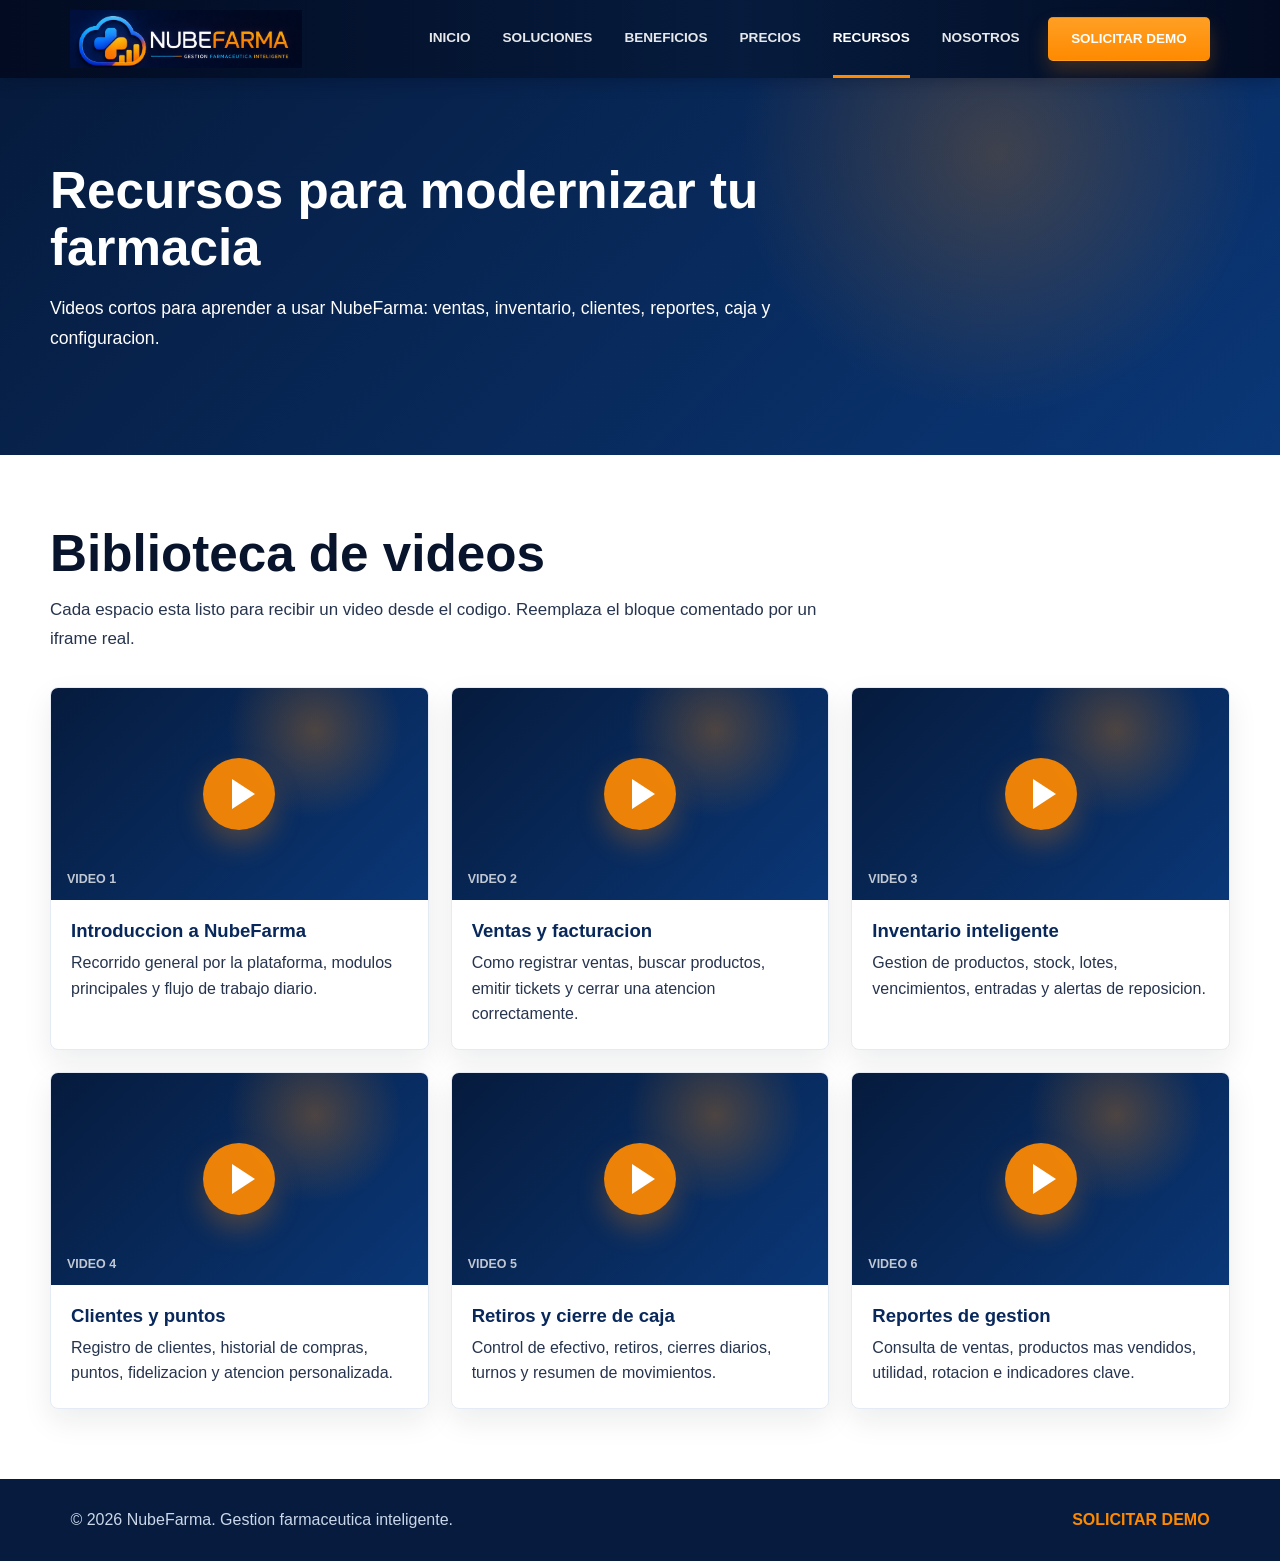
<file: recursos.html>
<!DOCTYPE html>
<html lang="es">
  <head>
    <meta charset="UTF-8" />
    <meta name="viewport" content="width=device-width, initial-scale=1.0" />
    <title>Recursos | NubeFarma</title>
    <link rel="stylesheet" href="styles.css" />
  </head>
  <body>
    <header class="topbar">
      <a class="logo" href="index.html" aria-label="NubeFarma inicio"><img src="assets/nubefarma-logo.png" alt="NubeFarma Gestion Farmaceutica Inteligente" /></a>
      <button class="menu-button" type="button" aria-expanded="false" aria-controls="site-menu"><span></span><span></span><span></span></button>
      <nav class="site-menu" id="site-menu" aria-label="Navegacion principal"><a href="index.html" data-page="index">Inicio</a><a href="soluciones.html" data-page="soluciones">Soluciones</a><a href="beneficios.html" data-page="beneficios">Beneficios</a><a href="precios.html" data-page="precios">Precios</a><a href="recursos.html" data-page="recursos">Recursos</a><a href="nosotros.html" data-page="nosotros">Nosotros</a></nav>
      <div class="header-actions"><a class="btn btn-orange" href="demo.html">Solicitar demo</a></div>
    </header>
    <main>
      <section class="page-hero">
        <h1>Recursos para modernizar tu farmacia</h1>
        <p>Videos cortos para aprender a usar NubeFarma: ventas, inventario, clientes, reportes, caja y configuracion.</p>
      </section>
      <section class="content-section">
        <h2>Biblioteca de videos</h2>
        <p class="section-lead">Cada espacio esta listo para recibir un video desde el codigo. Reemplaza el bloque comentado por un iframe real.</p>
        <div class="video-grid">
          <article class="video-card">
            <div class="video-slot">
              <!-- Pega aqui el iframe del video de introduccion.
              Ejemplo:
              <iframe src="https://www.youtube.com/embed/ID_DEL_VIDEO" title="Introduccion a NubeFarma" allowfullscreen></iframe>
              -->
              <span>Video 1</span>
            </div>
            <h3>Introduccion a NubeFarma</h3>
            <p>Recorrido general por la plataforma, modulos principales y flujo de trabajo diario.</p>
          </article>

          <article class="video-card">
            <div class="video-slot">
              <!-- Pega aqui el iframe del video de ventas y facturacion. -->
              <span>Video 2</span>
            </div>
            <h3>Ventas y facturacion</h3>
            <p>Como registrar ventas, buscar productos, emitir tickets y cerrar una atencion correctamente.</p>
          </article>

          <article class="video-card">
            <div class="video-slot">
              <!-- Pega aqui el iframe del video de inventario. -->
              <span>Video 3</span>
            </div>
            <h3>Inventario inteligente</h3>
            <p>Gestion de productos, stock, lotes, vencimientos, entradas y alertas de reposicion.</p>
          </article>

          <article class="video-card">
            <div class="video-slot">
              <!-- Pega aqui el iframe del video de clientes. -->
              <span>Video 4</span>
            </div>
            <h3>Clientes y puntos</h3>
            <p>Registro de clientes, historial de compras, puntos, fidelizacion y atencion personalizada.</p>
          </article>

          <article class="video-card">
            <div class="video-slot">
              <!-- Pega aqui el iframe del video de caja. -->
              <span>Video 5</span>
            </div>
            <h3>Retiros y cierre de caja</h3>
            <p>Control de efectivo, retiros, cierres diarios, turnos y resumen de movimientos.</p>
          </article>

          <article class="video-card">
            <div class="video-slot">
              <!-- Pega aqui el iframe del video de reportes. -->
              <span>Video 6</span>
            </div>
            <h3>Reportes de gestion</h3>
            <p>Consulta de ventas, productos mas vendidos, utilidad, rotacion e indicadores clave.</p>
          </article>
        </div>
      </section>
    </main>
    <footer class="footer"><p>&copy; <span id="year"></span> NubeFarma. Gestion farmaceutica inteligente.</p><a href="demo.html">Solicitar demo</a></footer>
    <script src="app.js"></script>
  </body>
</html>
</file>
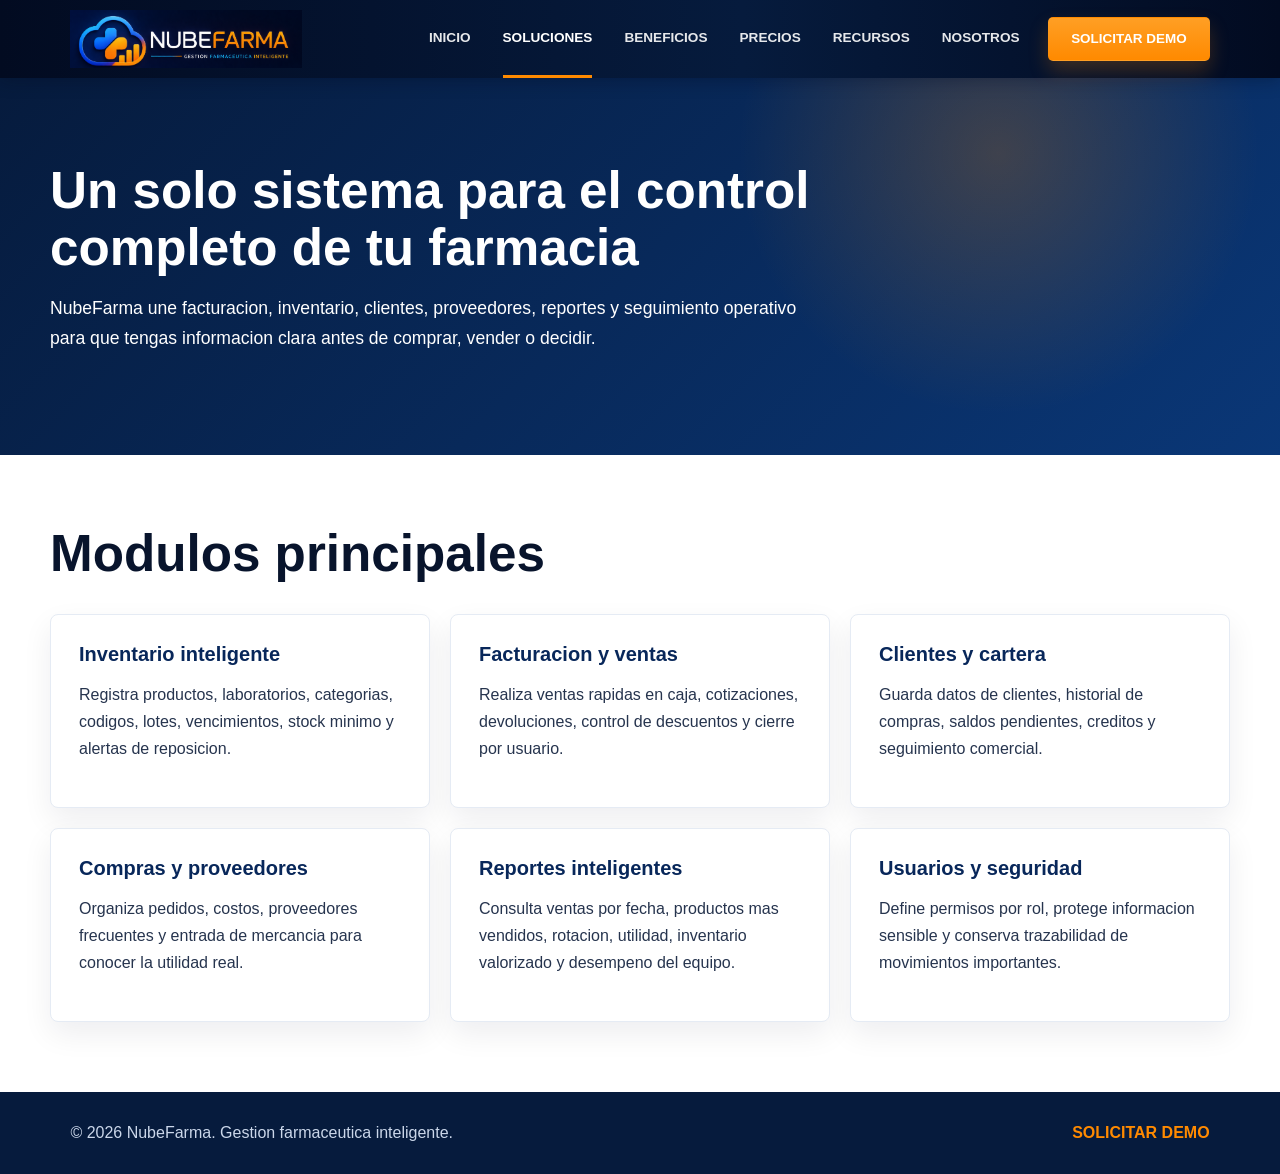
<file: soluciones.html>
<!DOCTYPE html>
<html lang="es">
  <head>
    <meta charset="UTF-8" />
    <meta name="viewport" content="width=device-width, initial-scale=1.0" />
    <title>Soluciones | NubeFarma</title>
    <link rel="stylesheet" href="styles.css" />
  </head>
  <body>
    <header class="topbar">
      <a class="logo" href="index.html" aria-label="NubeFarma inicio">
        <img src="assets/nubefarma-logo.png" alt="NubeFarma Gestion Farmaceutica Inteligente" />
      </a>
      <button class="menu-button" type="button" aria-expanded="false" aria-controls="site-menu"><span></span><span></span><span></span></button>
      <nav class="site-menu" id="site-menu" aria-label="Navegacion principal">
        <a href="index.html" data-page="index">Inicio</a><a href="soluciones.html" data-page="soluciones">Soluciones</a><a href="beneficios.html" data-page="beneficios">Beneficios</a><a href="precios.html" data-page="precios">Precios</a><a href="recursos.html" data-page="recursos">Recursos</a><a href="nosotros.html" data-page="nosotros">Nosotros</a>
      </nav>
      <div class="header-actions"><a class="btn btn-orange" href="demo.html">Solicitar demo</a></div>
    </header>
    <main>
      <section class="page-hero">
        <h1>Un solo sistema para el control completo de tu farmacia</h1>
        <p>NubeFarma une facturacion, inventario, clientes, proveedores, reportes y seguimiento operativo para que tengas informacion clara antes de comprar, vender o decidir.</p>
      </section>
      <section class="content-section">
        <h2>Modulos principales</h2>
        <div class="card-grid">
          <article class="page-card"><h3>Inventario inteligente</h3><p>Registra productos, laboratorios, categorias, codigos, lotes, vencimientos, stock minimo y alertas de reposicion.</p></article>
          <article class="page-card"><h3>Facturacion y ventas</h3><p>Realiza ventas rapidas en caja, cotizaciones, devoluciones, control de descuentos y cierre por usuario.</p></article>
          <article class="page-card"><h3>Clientes y cartera</h3><p>Guarda datos de clientes, historial de compras, saldos pendientes, creditos y seguimiento comercial.</p></article>
          <article class="page-card"><h3>Compras y proveedores</h3><p>Organiza pedidos, costos, proveedores frecuentes y entrada de mercancia para conocer la utilidad real.</p></article>
          <article class="page-card"><h3>Reportes inteligentes</h3><p>Consulta ventas por fecha, productos mas vendidos, rotacion, utilidad, inventario valorizado y desempeno del equipo.</p></article>
          <article class="page-card"><h3>Usuarios y seguridad</h3><p>Define permisos por rol, protege informacion sensible y conserva trazabilidad de movimientos importantes.</p></article>
        </div>
      </section>
    </main>
    <footer class="footer"><p>&copy; <span id="year"></span> NubeFarma. Gestion farmaceutica inteligente.</p><a href="demo.html">Solicitar demo</a></footer>
    <script src="app.js"></script>
  </body>
</html>
</file>
<file: styles.css>
:root {
  --blue-950: #061b3d;
  --blue-900: #08275a;
  --blue-800: #0a3777;
  --blue-700: #0d4d9d;
  --orange: #ff8a00;
  --orange-2: #ff9f24;
  --ink: #08142c;
  --text: #26344e;
  --muted: #66738b;
  --line: #e5ebf4;
  --soft: #f5f8fc;
  --white: #ffffff;
  --shadow: 0 18px 45px rgba(8, 20, 44, 0.13);
  --radius: 8px;
  font-family: "Inter", "Segoe UI", Arial, sans-serif;
}

* {
  box-sizing: border-box;
}

html {
  scroll-behavior: smooth;
}

body {
  margin: 0;
  color: var(--ink);
  background: var(--white);
}

a {
  color: inherit;
  text-decoration: none;
}

button,
input,
textarea,
select {
  font: inherit;
}

.topbar {
  height: 78px;
  display: grid;
  grid-template-columns: 330px 1fr auto;
  align-items: center;
  gap: 28px;
  padding: 0 clamp(22px, 5.5vw, 86px);
  position: sticky;
  top: 0;
  z-index: 50;
  background: linear-gradient(90deg, #020b21, #061b3d 58%, #020b21);
  box-shadow: 0 2px 16px rgba(2, 11, 33, 0.34);
}

.logo {
  display: inline-flex;
  align-items: center;
  gap: 10px;
  min-width: 0;
}

.logo img {
  width: 270px;
  max-width: 100%;
  height: 58px;
  display: block;
  object-fit: contain;
  object-position: left center;
}

.logo-cloud {
  width: 58px;
  height: 46px;
  position: relative;
  flex: 0 0 auto;
}

.cloud-shape {
  position: absolute;
  inset: 3px 2px 5px;
  border: 5px solid var(--blue-800);
  border-radius: 28px 28px 22px 22px;
  background: var(--white);
}

.cloud-shape::before,
.cloud-shape::after {
  content: "";
  position: absolute;
  background: var(--white);
  border: 5px solid var(--blue-800);
  border-bottom: 0;
  border-radius: 50% 50% 0 0;
}

.cloud-shape::before {
  width: 22px;
  height: 20px;
  left: 5px;
  top: -15px;
}

.cloud-shape::after {
  width: 28px;
  height: 26px;
  left: 21px;
  top: -20px;
}

.chart-bars {
  position: absolute;
  right: 8px;
  bottom: 8px;
  display: flex;
  align-items: end;
  gap: 3px;
}

.chart-bars i {
  width: 6px;
  display: block;
  border-radius: 2px 2px 0 0;
  background: var(--orange);
}

.chart-bars i:nth-child(1) {
  height: 10px;
}

.chart-bars i:nth-child(2) {
  height: 16px;
}

.chart-bars i:nth-child(3) {
  height: 24px;
}

.logo strong {
  display: block;
  color: var(--blue-900);
  font-size: 1.42rem;
  line-height: 1;
  letter-spacing: 0;
}

.logo strong span {
  color: var(--orange);
}

.logo small {
  display: block;
  margin-top: 4px;
  color: var(--text);
  font-size: 0.55rem;
  font-weight: 800;
  letter-spacing: 0.03em;
}

.site-menu {
  display: flex;
  align-items: center;
  justify-content: center;
  gap: clamp(18px, 2.5vw, 38px);
  height: 100%;
  font-size: 0.85rem;
  font-weight: 900;
  text-transform: uppercase;
  color: rgba(255, 255, 255, 0.9);
}

.site-menu a {
  height: 100%;
  display: inline-flex;
  align-items: center;
  border-bottom: 3px solid transparent;
}

.site-menu a:hover,
.site-menu a.active {
  color: var(--white);
  border-bottom-color: var(--orange);
}

.header-actions {
  display: flex;
  align-items: center;
  gap: 14px;
}

.btn {
  min-height: 44px;
  display: inline-flex;
  align-items: center;
  justify-content: center;
  gap: 10px;
  border: 1px solid transparent;
  border-radius: 5px;
  padding: 0 22px;
  font-size: 0.84rem;
  font-weight: 900;
  line-height: 1;
  text-transform: uppercase;
  cursor: pointer;
}

.btn-large {
  min-width: 178px;
  min-height: 52px;
}

.btn-orange {
  color: var(--white);
  background: linear-gradient(180deg, var(--orange-2), var(--orange));
  box-shadow: 0 10px 20px rgba(255, 138, 0, 0.22);
}

.btn-orange:hover {
  background: #f47d00;
}

.btn-ghost {
  color: var(--white);
  border-color: rgba(255, 255, 255, 0.55);
  background: rgba(255, 255, 255, 0.04);
}

.btn-blue {
  color: var(--white);
  background: var(--blue-900);
}

.btn-video {
  color: var(--white);
  border-color: rgba(255, 138, 0, 0.85);
  background: rgba(8, 20, 44, 0.42);
}

.play-dot {
  width: 18px;
  height: 18px;
  display: inline-grid;
  place-items: center;
  color: var(--blue-900);
  background: var(--orange);
  border-radius: 50%;
  font-size: 0.55rem;
  padding-left: 1px;
}

.menu-button {
  display: none;
  width: 44px;
  height: 44px;
  border: 1px solid rgba(255, 255, 255, 0.24);
  border-radius: 5px;
  background: rgba(255, 255, 255, 0.06);
}

.menu-button span {
  width: 22px;
  height: 2px;
  display: block;
  margin: 5px auto;
  background: var(--white);
}

.hero {
  min-height: 520px;
  position: relative;
  overflow: hidden;
  color: var(--white);
  background: var(--blue-950);
}

.hero::after {
  content: "";
  position: absolute;
  left: -6%;
  right: -6%;
  bottom: -64px;
  height: 130px;
  background: var(--white);
  border-radius: 50% 50% 0 0;
  z-index: 3;
}

.hero-bg {
  position: absolute;
  inset: 0;
  background:
    radial-gradient(circle at 55% 35%, rgba(0, 167, 255, 0.45), transparent 18%),
    radial-gradient(circle at 75% 78%, rgba(28, 144, 255, 0.38), transparent 22%),
    linear-gradient(90deg, rgba(5, 23, 55, 0.96), rgba(6, 27, 61, 0.86) 45%, rgba(6, 27, 61, 0.6)),
    url("https://images.unsplash.com/photo-1587854692152-cbe660dbde88?auto=format&fit=crop&w=1800&q=80");
  background-position: center;
  background-size: cover;
}

.hero-bg::before {
  content: "";
  position: absolute;
  inset: 0;
  opacity: 0.5;
  background-image:
    linear-gradient(115deg, transparent 0 47%, rgba(37, 169, 255, 0.28) 48%, transparent 49% 100%),
    radial-gradient(circle, rgba(41, 172, 255, 0.75) 0 2px, transparent 3px);
  background-size: 260px 180px, 170px 130px;
}

.hero-inner {
  width: min(1280px, calc(100% - 42px));
  min-height: 520px;
  display: grid;
  grid-template-columns: 0.86fr 1fr;
  align-items: center;
  gap: 44px;
  position: relative;
  z-index: 4;
  margin: 0 auto;
  padding: 52px 0 74px;
}

.hero-copy h1 {
  max-width: 650px;
  margin: 0;
  color: var(--white);
  font-size: clamp(2.55rem, 4.6vw, 4.95rem);
  line-height: 1.08;
  letter-spacing: 0;
}

.hero-copy h1 span {
  display: block;
  color: var(--orange);
}

.hero-copy p {
  max-width: 560px;
  margin: 22px 0 0;
  color: rgba(255, 255, 255, 0.94);
  font-size: 1.1rem;
  line-height: 1.65;
}

.hero-actions {
  display: flex;
  flex-wrap: wrap;
  gap: 18px;
  margin-top: 34px;
}

.hero-trust {
  display: grid;
  grid-template-columns: repeat(3, minmax(0, 1fr));
  gap: 32px;
  margin-top: 42px;
}

.hero-trust div {
  display: grid;
  grid-template-columns: 36px 1fr;
  column-gap: 12px;
  align-items: center;
}

.line-icon {
  width: 32px;
  height: 32px;
  display: grid;
  place-items: center;
  grid-row: span 2;
  color: var(--white);
  border: 2px solid rgba(255, 255, 255, 0.72);
  border-radius: 50%;
  font-size: 1.05rem;
}

.hero-trust strong {
  font-size: 0.82rem;
  text-transform: uppercase;
}

.hero-trust small {
  margin-top: 4px;
  color: rgba(255, 255, 255, 0.85);
  font-size: 0.82rem;
}

.hero-visual {
  min-height: 420px;
  display: flex;
  align-items: center;
  justify-content: flex-end;
}

.hero-dashboard {
  width: min(620px, 100%);
  padding: 22px;
  border: 1px solid rgba(118, 201, 255, 0.38);
  border-radius: 16px;
  background:
    linear-gradient(180deg, rgba(255, 255, 255, 0.16), rgba(255, 255, 255, 0.06)),
    rgba(5, 23, 55, 0.76);
  box-shadow: 0 32px 70px rgba(0, 0, 0, 0.34), inset 0 0 0 1px rgba(255, 255, 255, 0.08);
  backdrop-filter: blur(16px);
}

.dashboard-top {
  display: flex;
  align-items: center;
  gap: 12px;
  padding-bottom: 18px;
  border-bottom: 1px solid rgba(255, 255, 255, 0.12);
}

.status-dot {
  width: 14px;
  height: 14px;
  border-radius: 50%;
  background: var(--orange);
  box-shadow: 0 0 0 8px rgba(255, 138, 0, 0.14), 0 0 22px rgba(255, 138, 0, 0.74);
}

.dashboard-top strong,
.alert-list strong,
.chart-head strong {
  display: block;
  color: var(--white);
  font-size: 0.95rem;
}

.dashboard-top small,
.chart-head span {
  display: block;
  margin-top: 4px;
  color: rgba(255, 255, 255, 0.68);
  font-size: 0.78rem;
}

.dashboard-metrics {
  display: grid;
  grid-template-columns: repeat(3, minmax(0, 1fr));
  gap: 12px;
  margin-top: 18px;
}

.dashboard-metrics article,
.sales-chart,
.alert-list,
.dashboard-modules span {
  border: 1px solid rgba(98, 184, 255, 0.22);
  border-radius: 10px;
  background: rgba(255, 255, 255, 0.08);
}

.dashboard-metrics article {
  padding: 15px;
}

.dashboard-metrics span {
  display: block;
  color: rgba(255, 255, 255, 0.72);
  font-size: 0.76rem;
}

.dashboard-metrics strong {
  display: block;
  margin-top: 8px;
  color: var(--white);
  font-size: 1.16rem;
}

.dashboard-metrics small {
  display: block;
  margin-top: 5px;
  color: #50e0a4;
  font-size: 0.74rem;
}

.dashboard-body {
  display: grid;
  grid-template-columns: 1.2fr 0.8fr;
  gap: 12px;
  margin-top: 12px;
}

.sales-chart,
.alert-list {
  padding: 16px;
}

.chart-head {
  display: flex;
  justify-content: space-between;
  gap: 12px;
  align-items: start;
}

.bars {
  height: 148px;
  display: flex;
  align-items: end;
  gap: 11px;
  margin-top: 18px;
  padding-top: 14px;
  border-top: 1px solid rgba(255, 255, 255, 0.1);
}

.bars i {
  flex: 1;
  min-width: 14px;
  display: block;
  border-radius: 7px 7px 3px 3px;
  background: linear-gradient(180deg, var(--orange), #0a76dc);
  box-shadow: 0 0 18px rgba(42, 139, 239, 0.28);
}

.bars i:nth-child(1) { height: 38%; }
.bars i:nth-child(2) { height: 62%; }
.bars i:nth-child(3) { height: 48%; }
.bars i:nth-child(4) { height: 86%; }
.bars i:nth-child(5) { height: 58%; }
.bars i:nth-child(6) { height: 72%; }
.bars i:nth-child(7) { height: 94%; }

.alert-list p {
  display: flex;
  align-items: center;
  gap: 8px;
  margin: 15px 0 0;
  color: rgba(255, 255, 255, 0.78);
  font-size: 0.86rem;
  line-height: 1.35;
}

.alert-list p span {
  width: 9px;
  height: 9px;
  display: inline-block;
  border-radius: 50%;
  background: var(--orange);
  flex: 0 0 auto;
}

.dashboard-modules {
  display: grid;
  grid-template-columns: repeat(4, minmax(0, 1fr));
  gap: 10px;
  margin-top: 12px;
}

.dashboard-modules span {
  min-height: 44px;
  display: grid;
  place-items: center;
  color: var(--white);
  font-size: 0.78rem;
  font-weight: 900;
  text-transform: uppercase;
}

.solution-strip {
  width: min(1180px, calc(100% - 42px));
  margin: 0 auto;
  padding: 20px 0 46px;
}

.section-title {
  text-align: center;
}

.section-title h2 {
  margin: 0;
  font-size: clamp(1.7rem, 2.4vw, 2.25rem);
  line-height: 1.2;
}

.section-title span {
  width: 36px;
  height: 3px;
  display: block;
  margin: 18px auto 0;
  background: var(--orange);
}

.mini-features {
  display: grid;
  grid-template-columns: repeat(4, minmax(0, 1fr));
  gap: 38px;
  margin-top: 34px;
}

.mini-features article {
  display: grid;
  grid-template-columns: 68px 1fr;
  gap: 18px;
  align-items: start;
}

.circle-icon {
  width: 58px;
  height: 58px;
  display: grid;
  place-items: center;
  color: var(--blue-900);
  background: #edf1f7;
  border-radius: 50%;
  font-size: 1.35rem;
}

.mini-features h3 {
  margin: 0 0 8px;
  font-size: 1rem;
}

.mini-features p {
  margin: 0;
  color: var(--text);
  font-size: 0.93rem;
  line-height: 1.55;
}

.showcase {
  display: grid;
  grid-template-columns: minmax(300px, 0.7fr) minmax(480px, 1.25fr);
  align-items: center;
  gap: 54px;
  padding: 54px max(22px, calc((100vw - 1180px) / 2)) 0;
  overflow: hidden;
  background:
    linear-gradient(90deg, rgba(245, 248, 252, 0.98), rgba(245, 248, 252, 0.74)),
    url("https://images.unsplash.com/photo-1576602976047-174e57a47881?auto=format&fit=crop&w=1600&q=80");
  background-position: center;
  background-size: cover;
}

.kicker {
  margin: 0 0 12px;
  color: var(--orange);
  font-size: 0.82rem;
  font-weight: 900;
  text-transform: uppercase;
}

.showcase-copy h2,
.page-hero h1,
.content-section h2 {
  margin: 0;
  color: var(--ink);
  font-size: clamp(2.1rem, 4vw, 3.6rem);
  line-height: 1.12;
}

.showcase-copy p,
.page-hero p,
.content-section p,
.page-card p,
.price-card p {
  color: var(--text);
  line-height: 1.68;
}

.showcase-copy .btn {
  margin-top: 18px;
}

.laptop {
  min-height: 360px;
  display: flex;
  align-items: end;
}

.screen {
  width: 760px;
  height: 360px;
  display: grid;
  grid-template-columns: 150px 1fr;
  overflow: hidden;
  border: 14px solid #0a0d15;
  border-bottom: 0;
  border-radius: 18px 18px 0 0;
  background: var(--white);
  box-shadow: 0 -2px 22px rgba(8, 20, 44, 0.28);
}

.screen aside {
  display: grid;
  align-content: start;
  gap: 10px;
  padding: 18px 14px;
  color: #d9e7ff;
  background: var(--blue-950);
}

.mini-logo {
  margin-bottom: 10px;
  color: var(--orange);
  font-size: 0.8rem;
  font-weight: 900;
}

.screen aside span {
  padding: 8px;
  border-radius: 5px;
  background: rgba(255, 255, 255, 0.06);
  font-size: 0.72rem;
}

.screen section {
  padding: 22px;
  background: #f7f9fd;
}

.dash-top {
  width: 100%;
  height: 34px;
  border-radius: 6px;
  background: var(--white);
}

.metrics {
  display: grid;
  grid-template-columns: repeat(4, 1fr);
  gap: 12px;
  margin: 18px 0;
}

.metrics b {
  display: block;
  padding: 18px 12px;
  border-radius: 7px;
  background: var(--white);
  font-size: 0.92rem;
}

.chart {
  height: 120px;
  display: flex;
  align-items: end;
  gap: 13px;
  padding: 14px;
  border-radius: 7px;
  background: var(--white);
}

.chart i {
  width: 42px;
  display: block;
  border-radius: 5px 5px 0 0;
  background: linear-gradient(180deg, #2a8bef, #8cc6ff);
}

.chart i:nth-child(1) { height: 42px; }
.chart i:nth-child(2) { height: 82px; }
.chart i:nth-child(3) { height: 55px; }
.chart i:nth-child(4) { height: 94px; }
.chart i:nth-child(5) { height: 64px; }
.chart i:nth-child(6) { height: 78px; }

.list {
  display: grid;
  grid-template-columns: repeat(4, 1fr);
  gap: 12px;
  margin-top: 14px;
}

.list span {
  height: 8px;
  border-radius: 99px;
  background: #d8e5f7;
}

.footer {
  min-height: 82px;
  display: flex;
  align-items: center;
  justify-content: space-between;
  gap: 20px;
  padding: 0 clamp(22px, 5.5vw, 86px);
  color: #cbd7ea;
  background: var(--blue-950);
}

.footer a {
  color: var(--orange);
  font-weight: 900;
  text-transform: uppercase;
}

.page-hero {
  padding: 84px max(22px, calc((100vw - 1180px) / 2));
  color: var(--white);
  background:
    radial-gradient(circle at 78% 20%, rgba(255, 138, 0, 0.22), transparent 25%),
    linear-gradient(135deg, var(--blue-950), var(--blue-800));
}

.page-hero h1,
.page-hero p {
  color: var(--white);
  max-width: 760px;
}

.page-hero p {
  font-size: 1.1rem;
}

.content-section {
  width: min(1180px, calc(100% - 42px));
  margin: 0 auto;
  padding: 70px 0;
}

.section-lead {
  max-width: 780px;
  margin: 14px 0 0;
  color: var(--text);
  font-size: 1.06rem;
  line-height: 1.7;
}

.card-grid {
  display: grid;
  grid-template-columns: repeat(3, minmax(0, 1fr));
  gap: 20px;
  margin-top: 32px;
}

.page-card,
.price-card,
.form-panel {
  border: 1px solid var(--line);
  border-radius: var(--radius);
  background: var(--white);
  box-shadow: 0 12px 30px rgba(8, 20, 44, 0.07);
}

.page-card {
  padding: 28px;
}

.page-card h3,
.price-card h3 {
  margin: 0 0 10px;
  color: var(--blue-900);
  font-size: 1.25rem;
}

.price-grid {
  display: grid;
  grid-template-columns: repeat(3, minmax(0, 1fr));
  gap: 22px;
  margin-top: 34px;
}

.price-grid-four {
  grid-template-columns: repeat(4, minmax(0, 1fr));
}

.price-card {
  position: relative;
  padding: 30px;
}

.price-card.featured {
  border-color: var(--orange);
  transform: translateY(-8px);
  box-shadow: 0 18px 48px rgba(255, 138, 0, 0.2);
}

.price-card.mipyme {
  border-color: rgba(76, 175, 80, 0.45);
}

.price-badge {
  display: inline-flex;
  align-items: center;
  justify-content: center;
  min-height: 28px;
  margin-bottom: 16px;
  padding: 0 14px;
  color: #251601;
  background: linear-gradient(180deg, #ffd47a, var(--orange));
  border-radius: 999px;
  font-size: 0.74rem;
  font-weight: 900;
  text-transform: uppercase;
}

.price-badge.green {
  color: var(--white);
  background: linear-gradient(180deg, #80d957, #3a9f20);
}

.price {
  margin: 18px 0;
  color: var(--blue-900);
  font-size: clamp(1.78rem, 2.6vw, 2.35rem);
  font-weight: 900;
}

.price span {
  display: block;
  margin-top: 4px;
  color: var(--orange);
  font-size: 1rem;
}

.price-note {
  display: block;
  min-height: 52px;
  margin: 18px 0;
  padding: 12px 14px;
  color: var(--blue-900);
  border: 1px solid rgba(255, 138, 0, 0.42);
  border-radius: 8px;
  background: rgba(255, 138, 0, 0.08);
  text-align: center;
}

.mipyme .price-note {
  color: #28731a;
  border-color: rgba(76, 175, 80, 0.4);
  background: rgba(76, 175, 80, 0.1);
}

.check-list {
  display: grid;
  gap: 12px;
  margin: 22px 0;
  padding: 0;
  list-style: none;
}

.check-list li::before {
  content: "+";
  margin-right: 9px;
  color: var(--orange);
  font-weight: 900;
}

.pricing-summary {
  padding-top: 0;
}

.split {
  display: grid;
  grid-template-columns: minmax(0, 0.95fr) minmax(320px, 0.75fr);
  gap: 46px;
  align-items: start;
}

.form-panel {
  display: grid;
  gap: 16px;
  padding: 30px;
}

.contact-card {
  margin-top: 24px;
  padding: 22px;
  color: var(--white);
  border: 1px solid rgba(255, 138, 0, 0.38);
  border-radius: var(--radius);
  background: linear-gradient(135deg, var(--blue-950), var(--blue-800));
  box-shadow: var(--shadow);
}

.contact-card strong {
  color: var(--orange);
  text-transform: uppercase;
}

.contact-card h3 {
  margin: 8px 0 12px;
  font-size: 1.45rem;
}

.contact-card p {
  margin: 6px 0;
  color: rgba(255, 255, 255, 0.88);
}

.form-panel label {
  display: grid;
  gap: 8px;
  color: var(--ink);
  font-weight: 800;
}

.form-panel input,
.form-panel textarea,
.form-panel select {
  width: 100%;
  border: 1px solid var(--line);
  border-radius: 5px;
  padding: 13px 14px;
  color: var(--ink);
  background: var(--white);
}

.form-panel input:focus,
.form-panel textarea:focus,
.form-panel select:focus {
  outline: 3px solid rgba(255, 138, 0, 0.18);
  border-color: var(--orange);
}

.form-note {
  min-height: 22px;
  margin: 0;
  color: var(--blue-900);
  font-weight: 800;
}

.login-wrap {
  min-height: calc(100vh - 160px);
  display: grid;
  place-items: center;
  padding: 60px 22px;
  background: var(--soft);
}

.login-card {
  width: min(430px, 100%);
}

.video-grid {
  display: grid;
  grid-template-columns: repeat(3, minmax(0, 1fr));
  gap: 22px;
  margin-top: 34px;
}

.video-card {
  overflow: hidden;
  border: 1px solid var(--line);
  border-radius: var(--radius);
  background: var(--white);
  box-shadow: 0 12px 30px rgba(8, 20, 44, 0.08);
}

.video-slot {
  aspect-ratio: 16 / 9;
  display: grid;
  place-items: center;
  position: relative;
  overflow: hidden;
  color: var(--white);
  background:
    radial-gradient(circle at 70% 20%, rgba(255, 138, 0, 0.28), transparent 28%),
    linear-gradient(135deg, var(--blue-950), var(--blue-800));
}

.video-slot::before {
  content: "";
  width: 72px;
  height: 72px;
  position: absolute;
  border-radius: 50%;
  background: rgba(255, 138, 0, 0.92);
  box-shadow: 0 14px 28px rgba(255, 138, 0, 0.28);
}

.video-slot::after {
  content: "";
  position: absolute;
  border-top: 15px solid transparent;
  border-bottom: 15px solid transparent;
  border-left: 23px solid var(--white);
  transform: translateX(4px);
}

.video-slot span {
  position: absolute;
  left: 16px;
  bottom: 14px;
  z-index: 2;
  color: rgba(255, 255, 255, 0.75);
  font-size: 0.78rem;
  font-weight: 900;
  text-transform: uppercase;
}

.video-slot iframe,
.video-slot video {
  width: 100%;
  height: 100%;
  display: block;
  position: relative;
  z-index: 3;
  border: 0;
}

.video-card h3 {
  margin: 20px 20px 8px;
  color: var(--blue-900);
  font-size: 1.16rem;
}

.video-card p {
  margin: 0 20px 22px;
  color: var(--text);
  line-height: 1.6;
}

.manual-page {
  color: var(--white);
  background:
    radial-gradient(circle at 82% 10%, rgba(0, 153, 255, 0.38), transparent 28%),
    radial-gradient(circle at 12% 28%, rgba(255, 138, 0, 0.16), transparent 22%),
    linear-gradient(180deg, #03142e, #061b3d 52%, #03142e);
}

.manual-hero {
  width: min(1200px, calc(100% - 42px));
  display: grid;
  grid-template-columns: minmax(320px, 0.82fr) minmax(420px, 1fr);
  gap: 44px;
  align-items: center;
  margin: 0 auto;
  padding: 60px 0 42px;
}

.manual-hero-copy img {
  width: min(420px, 100%);
  display: block;
  margin-bottom: 28px;
}

.manual-hero h1 {
  margin: 0;
  color: var(--white);
  font-size: clamp(3.2rem, 7vw, 6.2rem);
  line-height: 0.98;
  text-transform: uppercase;
}

.manual-subtitle {
  margin: 18px 0 0;
  color: #42c9ff;
  font-size: clamp(1.35rem, 2.4vw, 2rem);
  font-weight: 900;
  text-transform: uppercase;
}

.manual-subtitle strong {
  color: var(--orange);
}

.manual-hero-copy p:not(.manual-subtitle) {
  max-width: 470px;
  color: rgba(255, 255, 255, 0.9);
  font-size: 1.05rem;
  line-height: 1.7;
}

.manual-hero-visual {
  min-height: 420px;
  position: relative;
}

.manual-laptop {
  width: min(620px, 100%);
  margin-left: auto;
  padding: 14px 14px 0;
  border: 2px solid rgba(255, 255, 255, 0.75);
  border-bottom: 0;
  border-radius: 20px 20px 4px 4px;
  background: #0a0d15;
  box-shadow: 0 30px 65px rgba(0, 0, 0, 0.38);
}

.manual-screen {
  height: 335px;
  display: grid;
  grid-template-columns: 130px 1fr;
  overflow: hidden;
  border-radius: 8px 8px 0 0;
  background: #f4f7fb;
}

.manual-screen aside {
  display: grid;
  align-content: start;
  gap: 8px;
  padding: 16px 10px;
  color: #dcecff;
  background: var(--blue-950);
}

.manual-screen aside span {
  padding: 9px;
  border-radius: 5px;
  background: rgba(255, 255, 255, 0.08);
  font-size: 0.72rem;
  font-weight: 800;
}

.manual-screen section {
  padding: 18px;
  color: var(--ink);
}

.manual-screen h3 {
  margin: 0 0 14px;
}

.manual-kpis {
  display: grid;
  grid-template-columns: repeat(4, minmax(0, 1fr));
  gap: 10px;
}

.manual-kpis b {
  min-height: 64px;
  display: grid;
  place-items: center;
  border: 1px solid var(--line);
  border-radius: 7px;
  background: var(--white);
  color: var(--blue-900);
  font-size: 0.9rem;
}

.manual-mini-chart {
  height: 150px;
  display: flex;
  align-items: end;
  gap: 14px;
  margin-top: 18px;
  padding: 18px;
  border-radius: 8px;
  background: var(--white);
}

.manual-mini-chart i {
  flex: 1;
  border-radius: 8px 8px 0 0;
  background: linear-gradient(180deg, #42c9ff, var(--blue-800));
}

.manual-mini-chart i:nth-child(1) { height: 44%; }
.manual-mini-chart i:nth-child(2) { height: 76%; }
.manual-mini-chart i:nth-child(3) { height: 58%; }
.manual-mini-chart i:nth-child(4) { height: 88%; }
.manual-mini-chart i:nth-child(5) { height: 68%; }

.manual-device,
.manual-medicine {
  position: absolute;
  display: grid;
  place-items: center;
  border-radius: 8px;
  color: var(--white);
  font-weight: 900;
  box-shadow: var(--shadow);
}

.manual-device.printer {
  width: 138px;
  height: 88px;
  left: 28px;
  bottom: 46px;
  background: linear-gradient(180deg, #34445a, #101827);
}

.manual-device.scanner {
  width: 90px;
  height: 132px;
  left: 190px;
  bottom: 18px;
  background: linear-gradient(180deg, #27374f, #090d18);
}

.manual-medicine {
  width: 126px;
  height: 84px;
  right: 14px;
  background: var(--white);
  color: var(--blue-800);
  border: 8px solid #e7eef8;
  text-transform: uppercase;
  font-size: 0.72rem;
}

.manual-medicine.med-a {
  bottom: 28px;
}

.manual-medicine.med-b {
  right: 108px;
  bottom: 0;
  color: var(--orange);
}

.manual-grid {
  width: min(1200px, calc(100% - 42px));
  display: grid;
  grid-template-columns: repeat(3, minmax(0, 1fr));
  gap: 16px;
  margin: 0 auto;
  padding: 0 0 32px;
}

.manual-card {
  overflow: hidden;
  color: var(--ink);
  border: 1px solid rgba(255, 255, 255, 0.32);
  border-radius: 12px;
  background: #f7fbff;
  box-shadow: 0 20px 42px rgba(0, 0, 0, 0.18);
}

.manual-card h2 {
  display: flex;
  align-items: center;
  gap: 12px;
  margin: 0;
  padding: 18px 20px;
  color: var(--white);
  font-size: 1.28rem;
  line-height: 1.15;
  text-transform: uppercase;
}

.manual-card h2 span {
  width: 34px;
  height: 34px;
  display: grid;
  place-items: center;
  border-radius: 50%;
  background: rgba(255, 255, 255, 0.18);
}

.manual-card.blue h2,
.manual-card.benefits h2 {
  background: linear-gradient(135deg, #0a66cc, #168eea);
}

.manual-card.orange h2 {
  background: linear-gradient(135deg, #f05b00, var(--orange));
}

.manual-card > p,
.manual-card > h3,
.manual-card > ul,
.manual-card > ol,
.manual-requirements,
.benefit-list {
  margin-left: 22px;
  margin-right: 22px;
}

.manual-card p,
.manual-card li {
  color: #111b2f;
  line-height: 1.55;
}

.manual-checks,
.manual-card ul {
  padding-left: 18px;
}

.manual-checks li {
  margin: 8px 0;
}

.manual-note,
.manual-lock {
  margin: 18px 22px 22px;
  padding: 16px;
  color: var(--blue-900);
  border-radius: 8px;
  background: #dceeff;
  font-weight: 800;
  line-height: 1.45;
}

.manual-steps {
  display: grid;
  gap: 10px;
  padding-left: 22px;
}

.manual-steps li::marker {
  color: var(--orange);
  font-weight: 900;
}

.manual-requirements {
  display: grid;
  gap: 12px;
  margin-top: 20px;
}

.manual-requirements p {
  margin: 0;
  padding: 14px;
  border-radius: 8px;
  background: #eaf4ff;
}

.manual-card.wide {
  grid-column: span 2;
}

.manual-modules {
  display: grid;
  grid-template-columns: repeat(3, minmax(0, 1fr));
}

.manual-modules div {
  min-height: 128px;
  display: grid;
  place-items: center;
  gap: 8px;
  padding: 18px;
  text-align: center;
  border-top: 1px solid #c9d9ea;
  border-right: 1px solid #c9d9ea;
  background: #eaf4ff;
}

.manual-modules small {
  color: var(--text);
  line-height: 1.35;
}

.manual-card.benefits h2 {
  justify-content: center;
}

.benefit-list {
  display: grid;
  gap: 18px;
  padding: 22px 0;
}

.benefit-list p {
  margin: 0;
}

.benefit-list strong,
.benefit-list span {
  display: block;
}

.benefit-list strong {
  color: var(--blue-900);
  text-transform: uppercase;
}

.manual-closing {
  width: min(1200px, calc(100% - 42px));
  display: flex;
  align-items: center;
  justify-content: space-between;
  gap: 24px;
  margin: 0 auto;
  padding: 0 0 44px;
}

.manual-closing strong {
  padding: 18px 38px;
  border: 1px solid rgba(255, 255, 255, 0.6);
  border-radius: 999px;
  color: var(--white);
  font-size: 1.5rem;
  text-transform: uppercase;
}

.manual-closing strong::first-letter {
  color: var(--orange);
}

.manual-closing span {
  color: #42c9ff;
  font-size: 2rem;
  font-style: italic;
  font-weight: 800;
}

@media (max-width: 1120px) {
  .topbar {
    grid-template-columns: 300px auto 1fr;
    gap: 16px;
  }

  .menu-button {
    display: block;
    justify-self: end;
    grid-column: 3;
    grid-row: 1;
  }

  .site-menu {
    display: none;
    position: absolute;
    top: 78px;
    left: 0;
    right: 0;
    height: auto;
    flex-direction: column;
    align-items: stretch;
    gap: 0;
    padding: 12px 22px;
    background: var(--blue-950);
    box-shadow: var(--shadow);
  }

  .site-menu.open {
    display: flex;
  }

  .site-menu a {
    height: auto;
    padding: 15px 0;
  }

  .header-actions {
    display: none;
  }

  .hero-inner,
  .showcase,
  .split,
  .manual-hero {
    grid-template-columns: 1fr;
  }

  .mini-features,
  .card-grid,
  .price-grid,
  .price-grid-four,
  .manual-grid,
  .video-grid {
    grid-template-columns: repeat(2, minmax(0, 1fr));
  }

  .manual-card.wide {
    grid-column: span 1;
  }
}

@media (max-width: 700px) {
  .topbar {
    grid-template-columns: 1fr auto;
    padding: 0 16px;
  }

  .logo img {
    width: 220px;
    height: 50px;
  }

  .menu-button {
    grid-column: 2;
  }

  .hero-inner {
    width: calc(100% - 28px);
    padding: 42px 0 70px;
  }

  .hero-copy h1 {
    font-size: 2.5rem;
  }

  .hero-trust,
  .mini-features,
  .card-grid,
  .price-grid,
  .price-grid-four,
  .manual-grid,
  .manual-modules,
  .video-grid {
    grid-template-columns: 1fr;
  }

  .hero-visual {
    min-height: 310px;
  }

  .hero-dashboard {
    padding: 16px;
  }

  .dashboard-metrics,
  .dashboard-body,
  .dashboard-modules {
    grid-template-columns: 1fr;
  }

  .bars {
    height: 110px;
  }

  .solution-strip {
    padding-top: 10px;
  }

  .showcase {
    padding-top: 46px;
  }

  .laptop {
    min-height: 260px;
  }

  .screen {
    width: 620px;
    height: 300px;
    transform: scale(0.72);
    transform-origin: bottom left;
  }

  .footer {
    min-height: 110px;
    flex-direction: column;
    justify-content: center;
    align-items: flex-start;
  }

  .price-card.featured {
    transform: none;
  }

  .manual-hero {
    width: calc(100% - 28px);
    padding-top: 38px;
  }

  .manual-hero h1 {
    font-size: 3rem;
  }

  .manual-hero-visual {
    min-height: 300px;
  }

  .manual-laptop {
    transform: scale(0.78);
    transform-origin: top left;
    width: 620px;
  }

  .manual-device,
  .manual-medicine {
    display: none;
  }

  .manual-grid,
  .manual-closing {
    width: calc(100% - 28px);
  }

  .manual-closing {
    display: grid;
  }

  .manual-closing strong {
    padding: 16px 20px;
    font-size: 1rem;
  }

  .manual-closing span {
    font-size: 1.45rem;
  }
}
</file>
